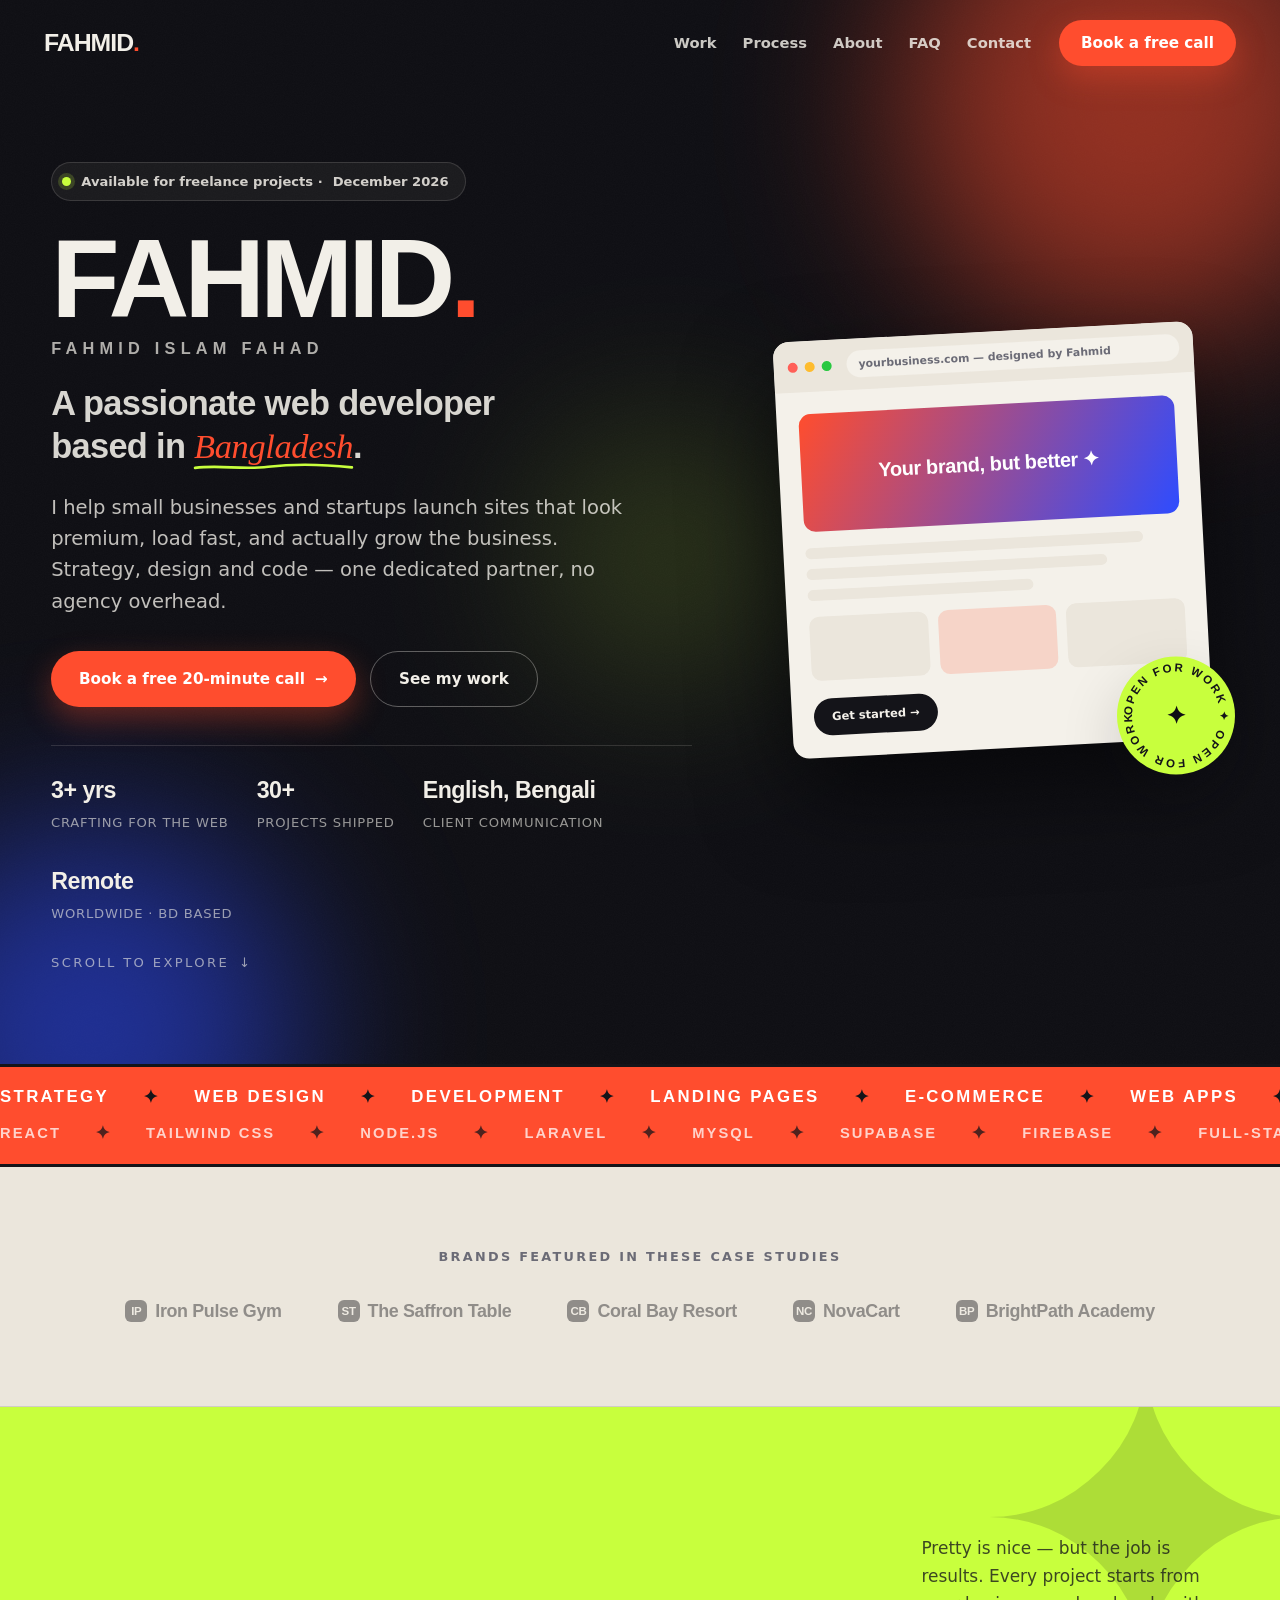
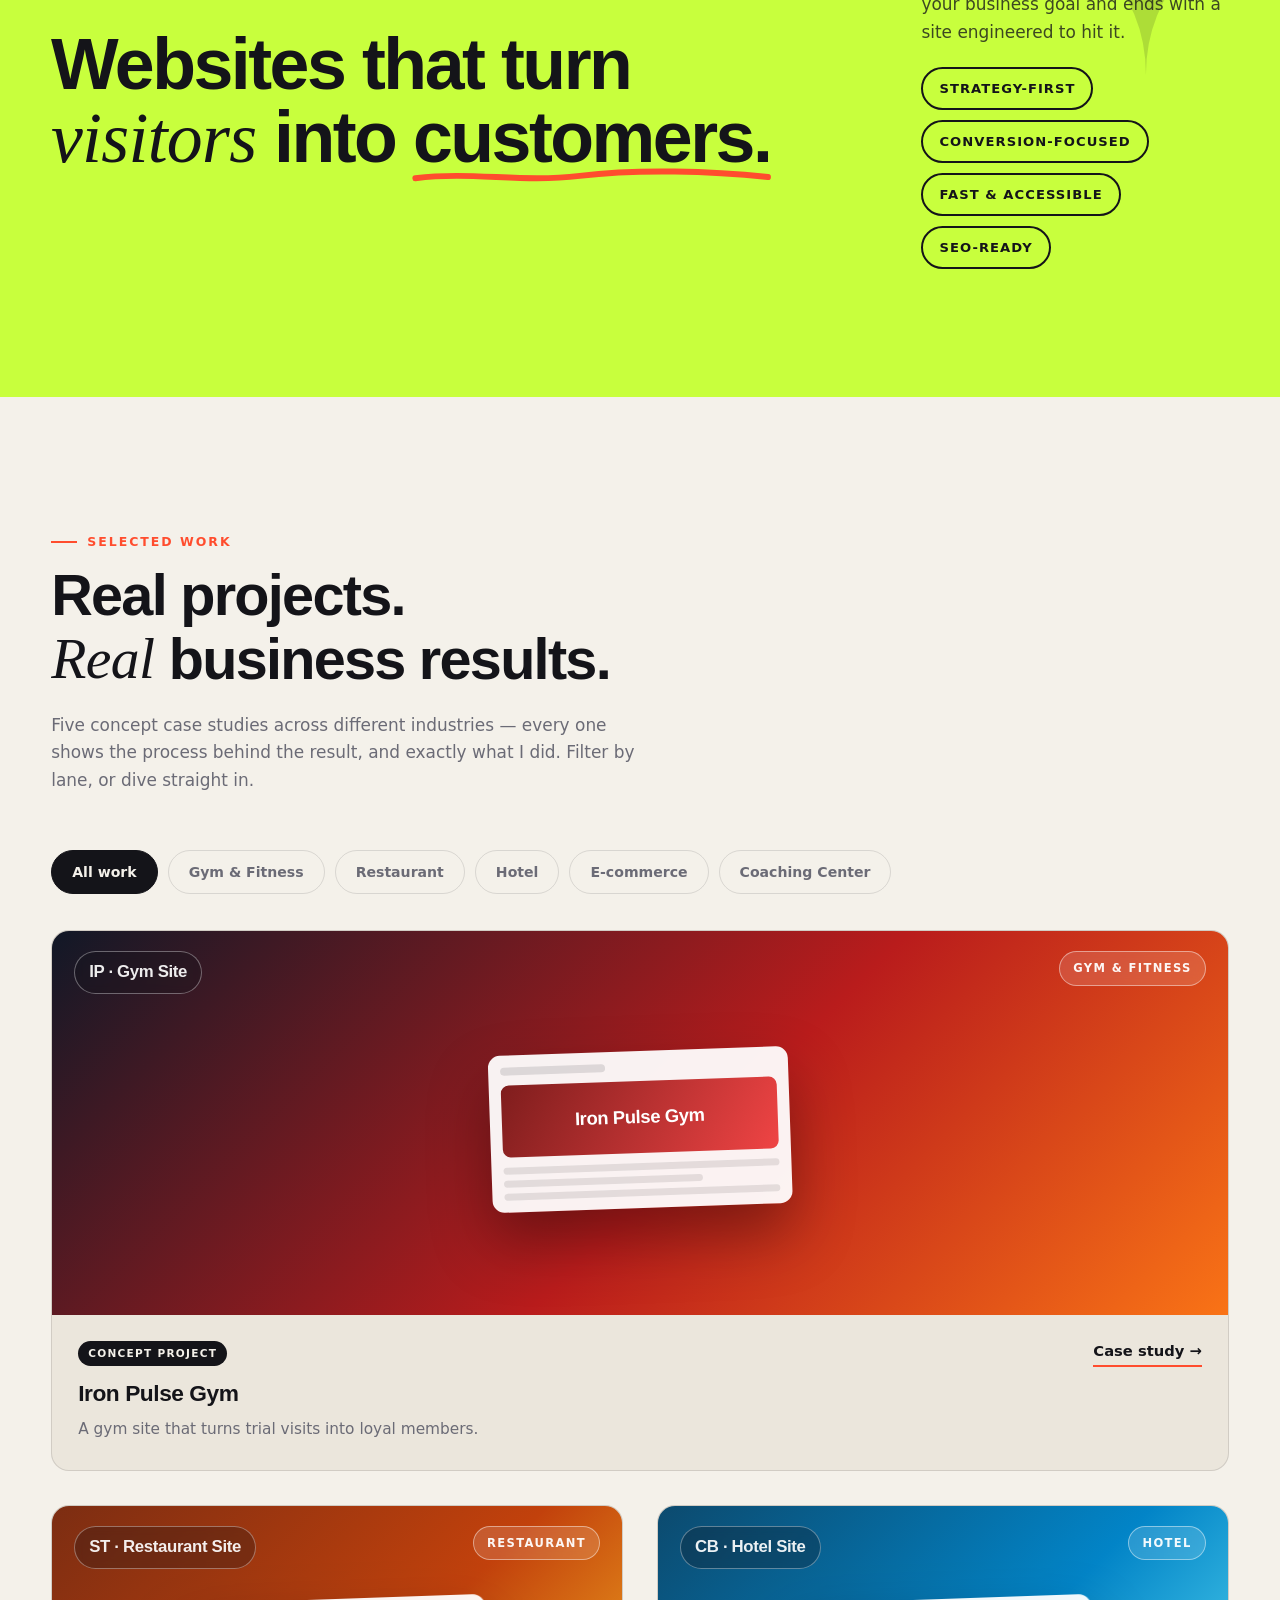
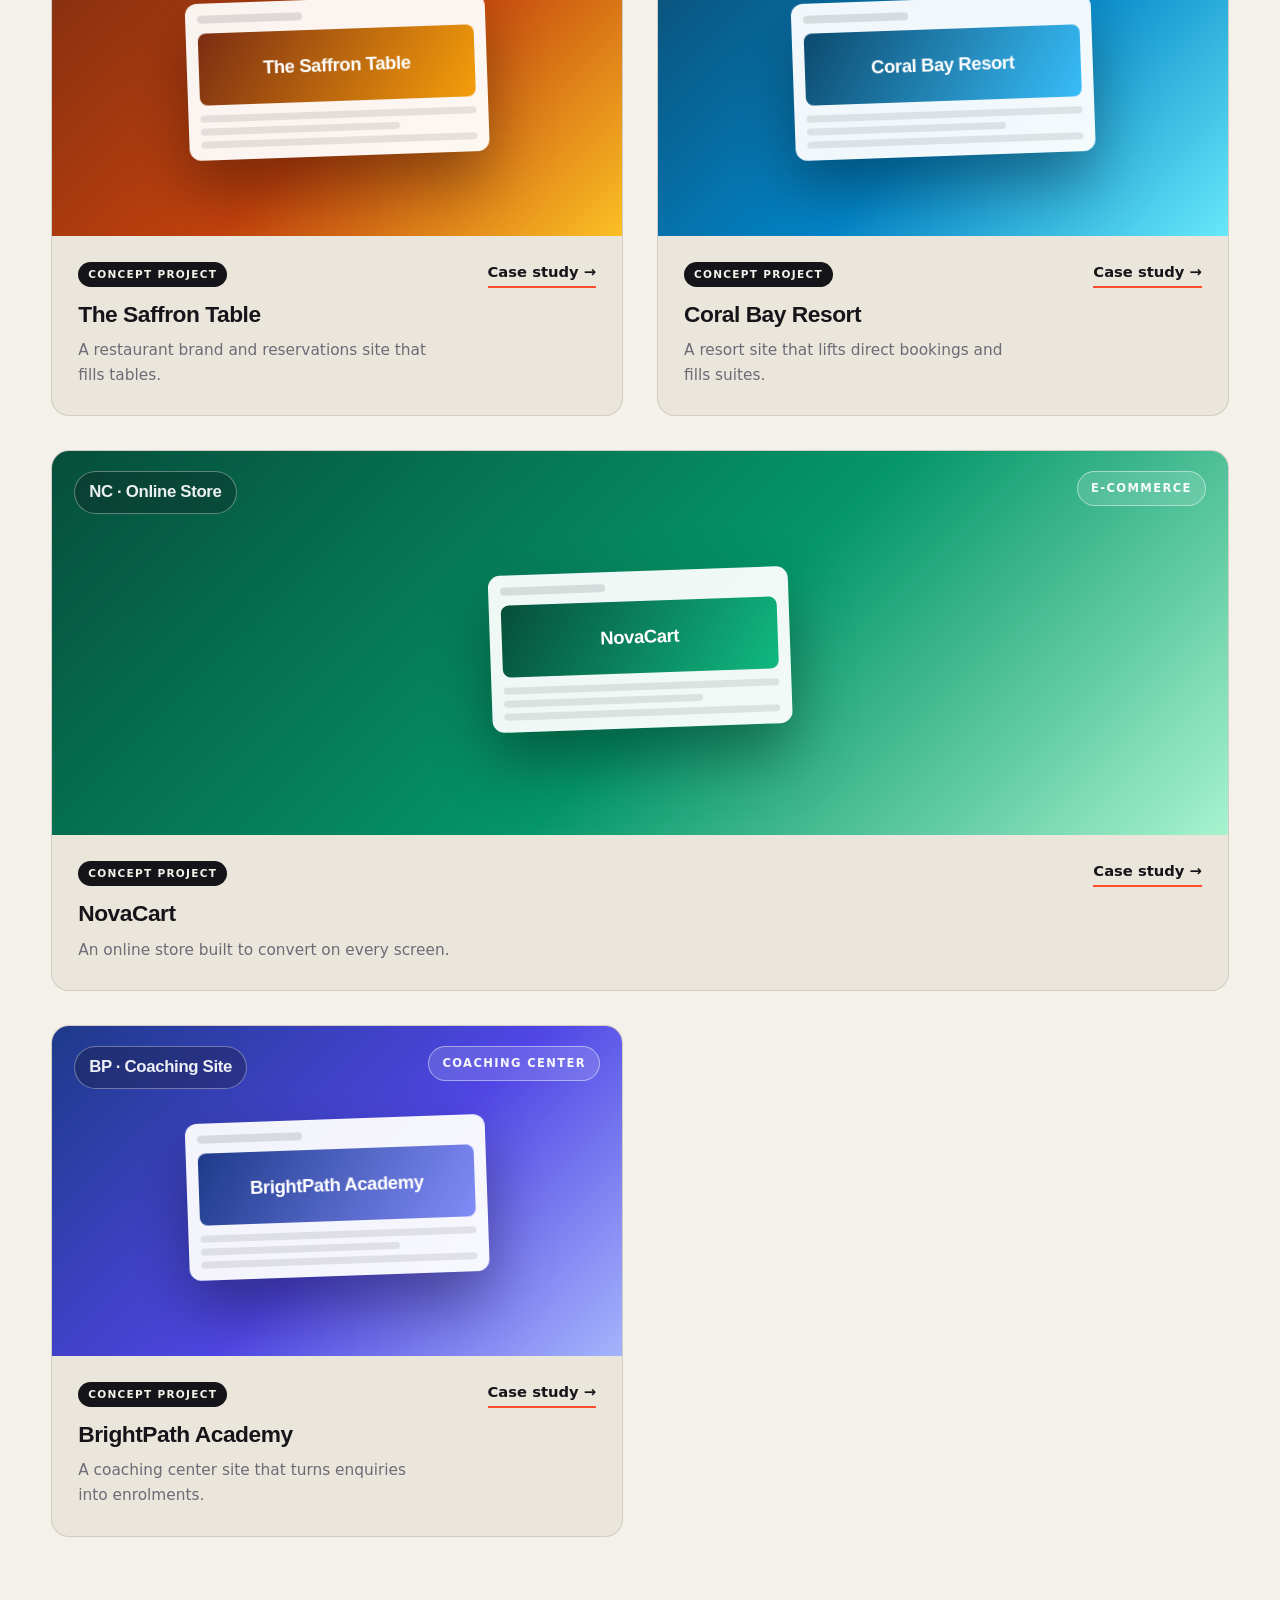
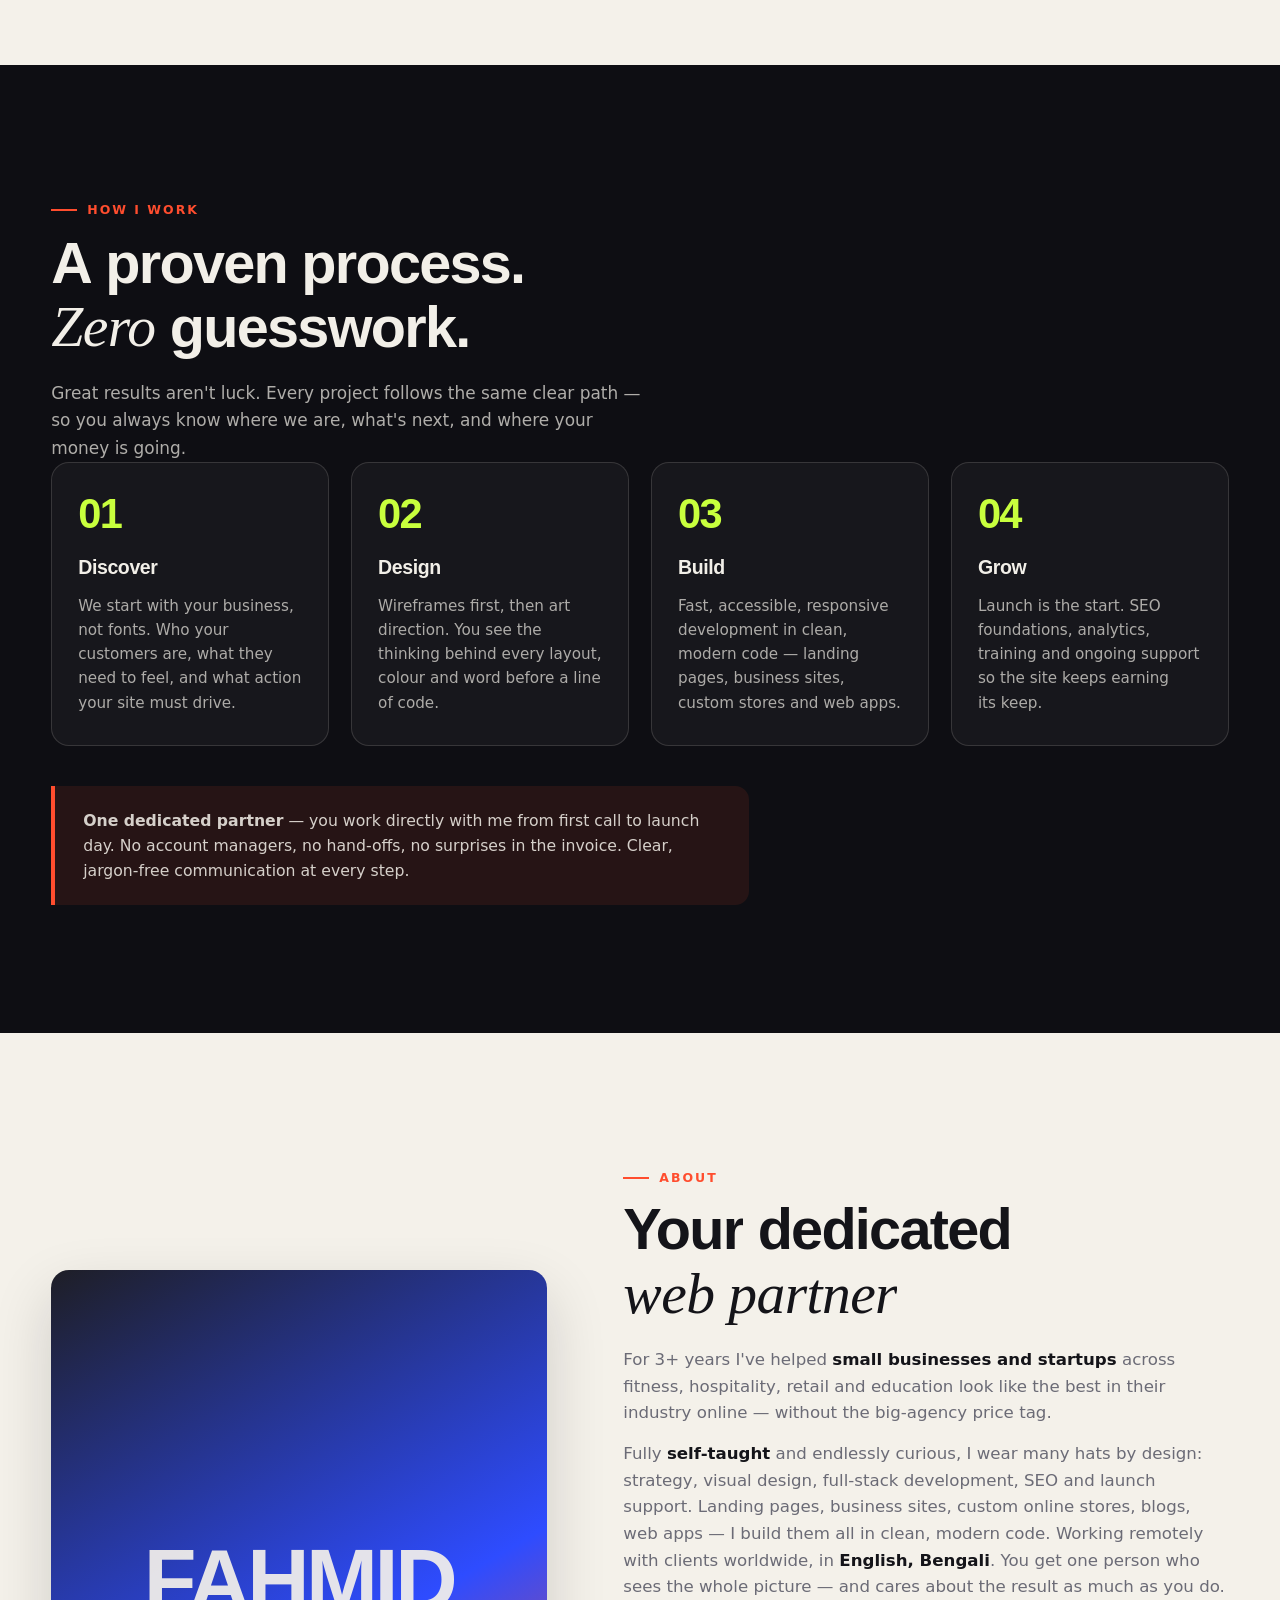
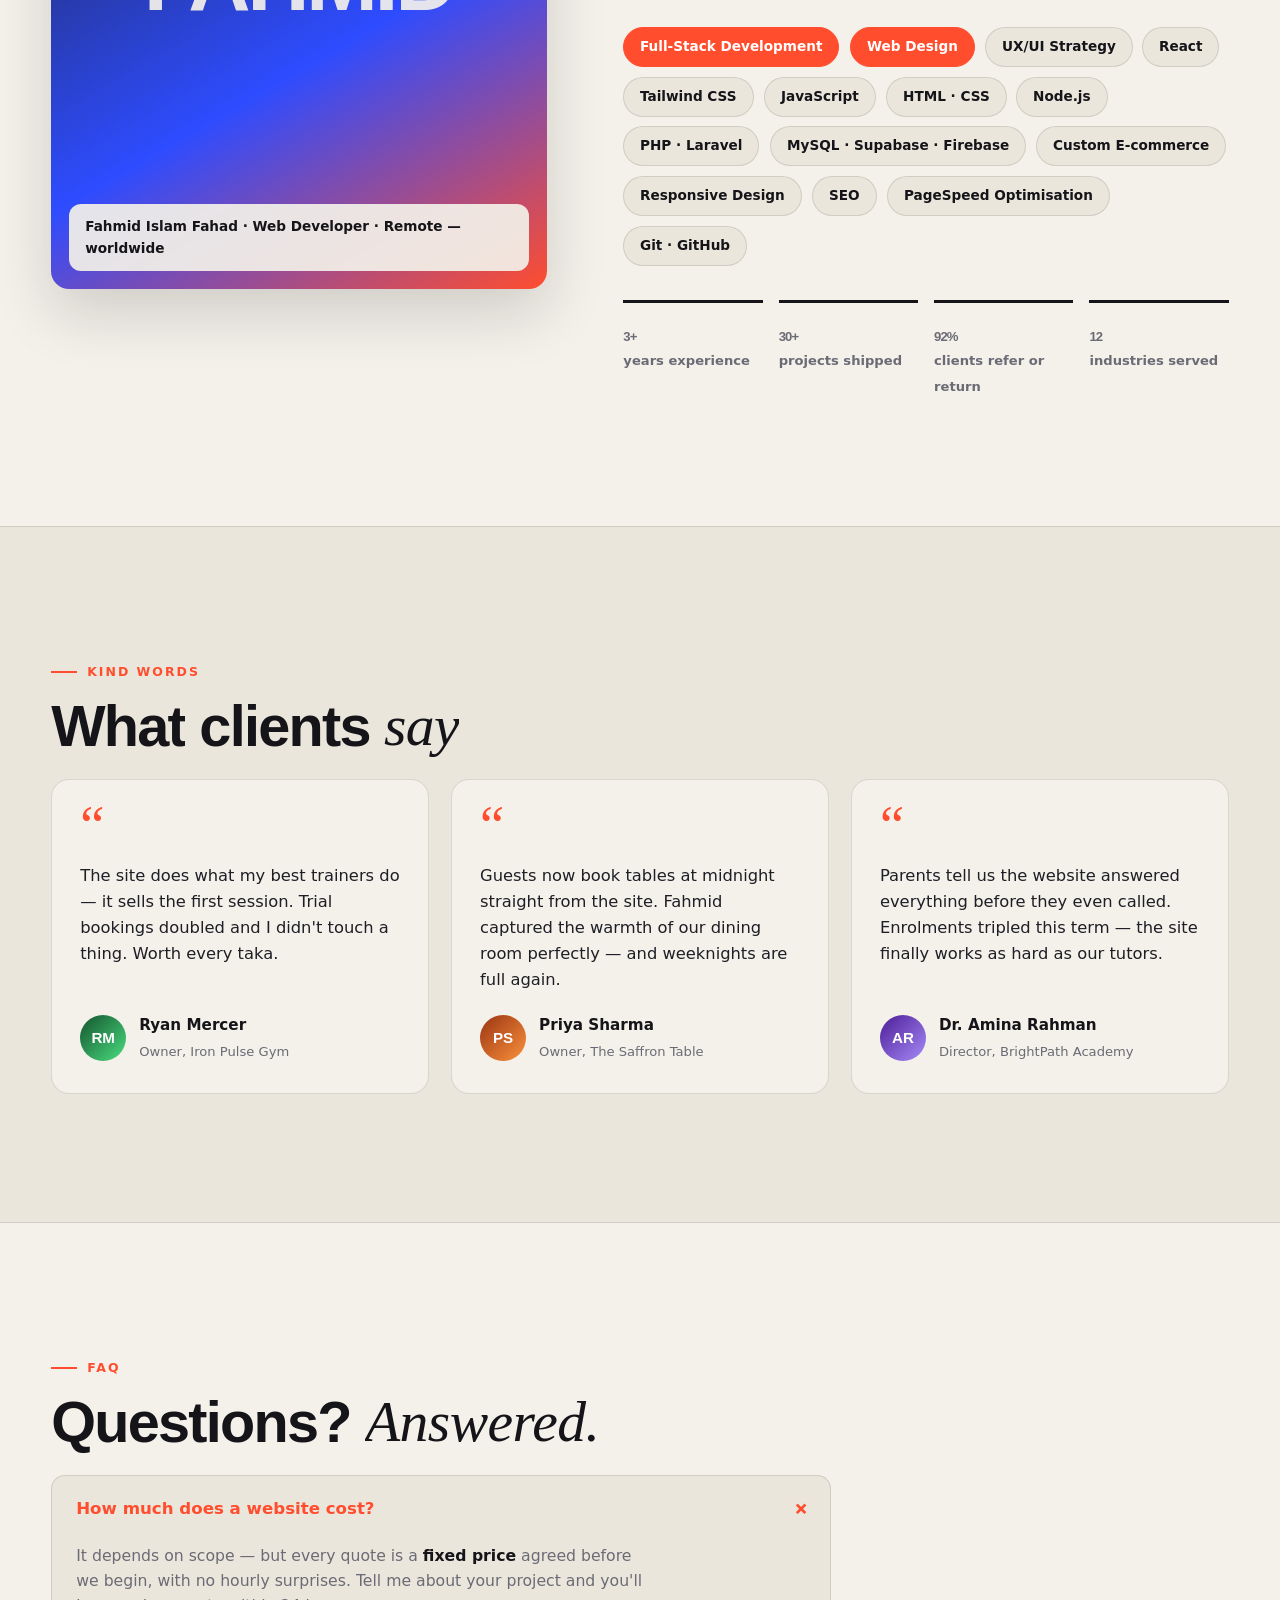
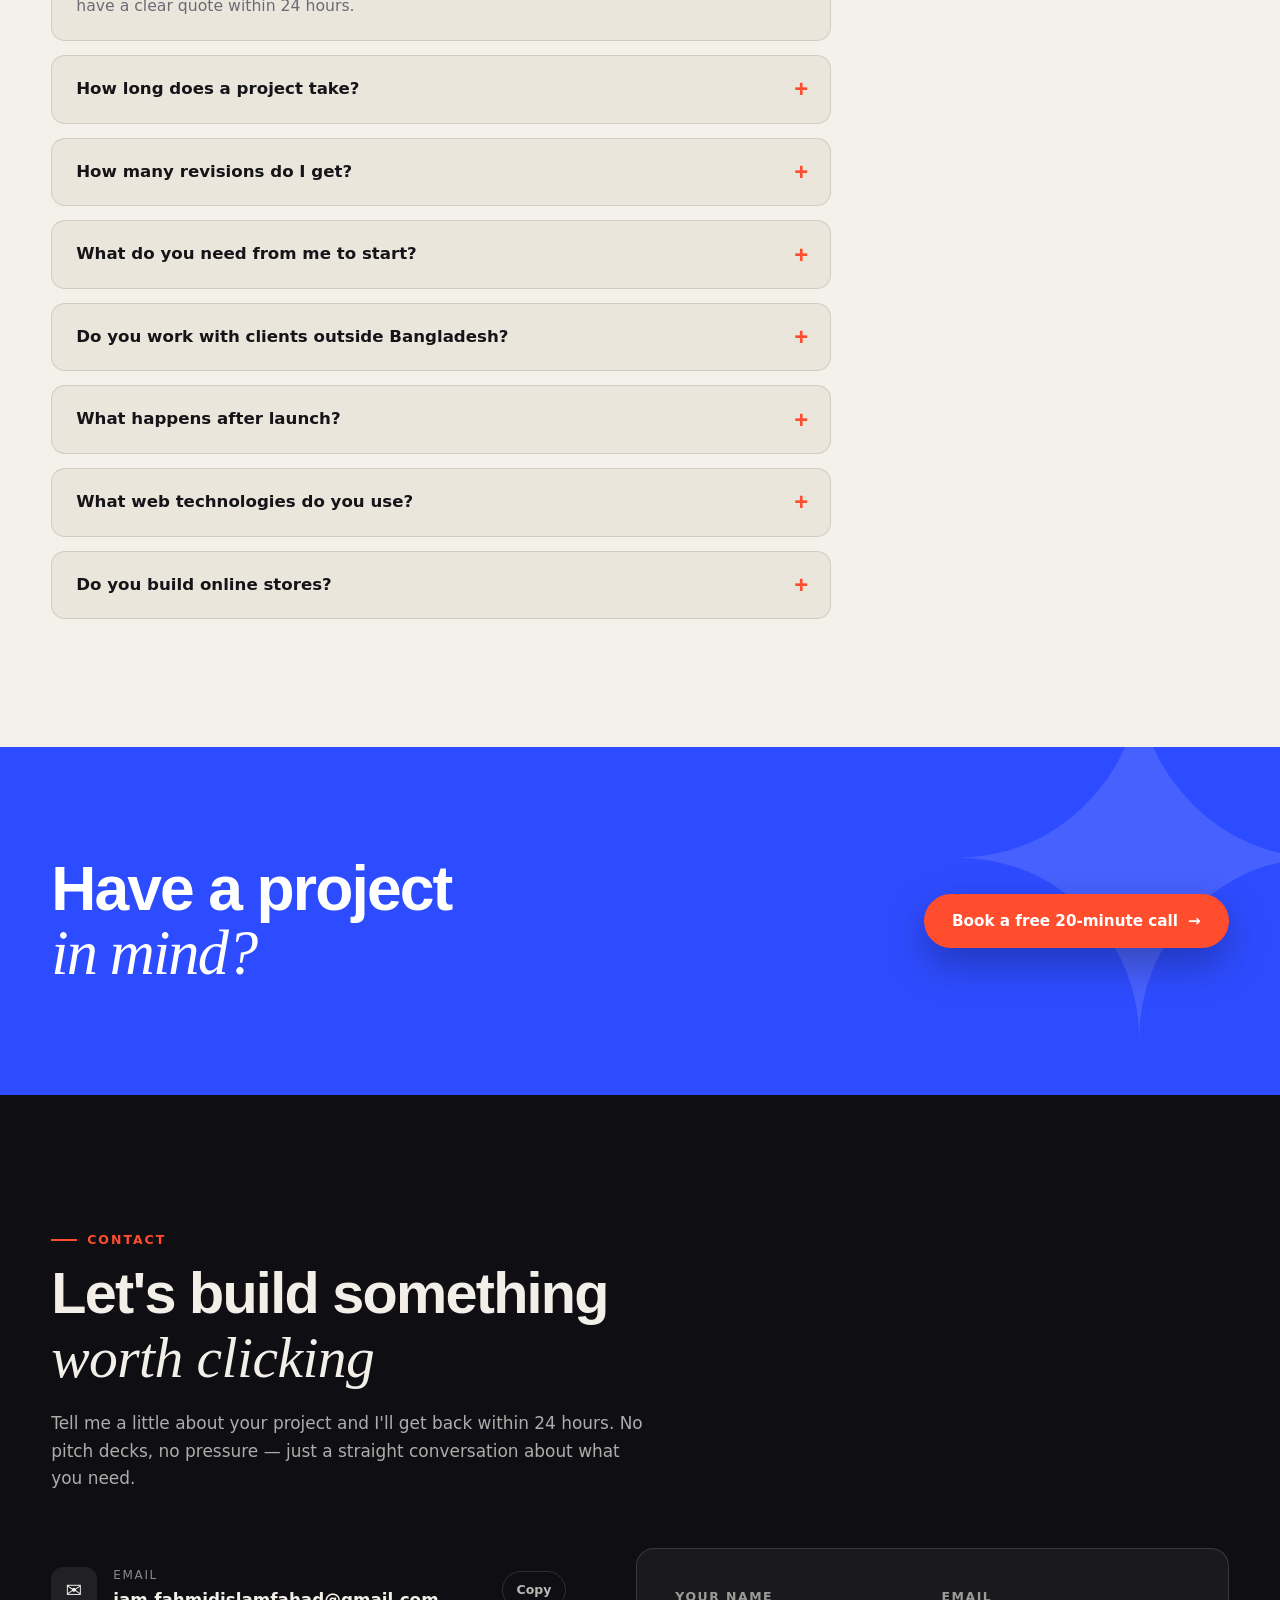
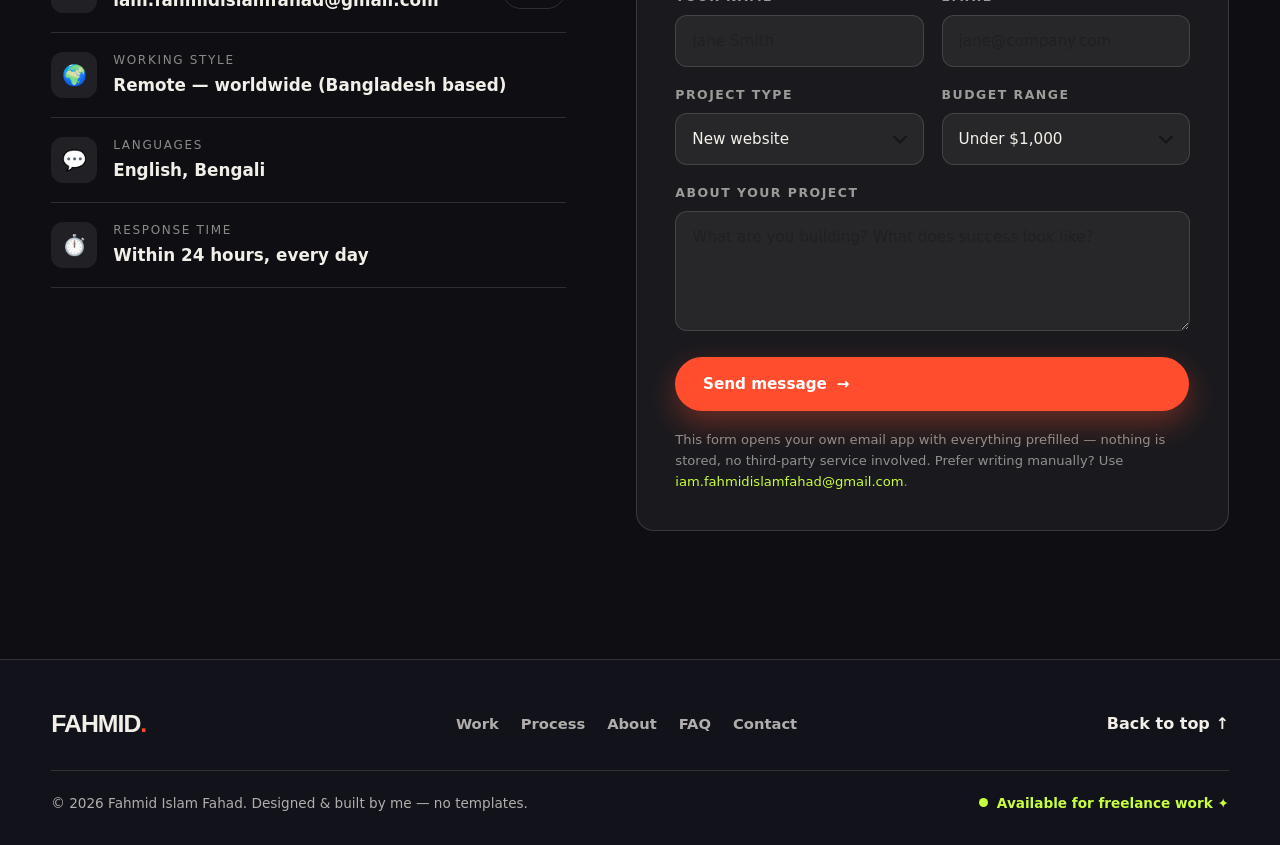
<file: index.html>
<!DOCTYPE html>
<html lang="en">
  <head>
    <meta charset="UTF-8" />
    <meta name="viewport" content="width=device-width, initial-scale=1.0" />
    <title>Fahmid Islam Fahad — Freelance Web Developer in Bangladesh</title>
    <meta
      name="description"
      content="Fahmid Islam Fahad — freelance web developer in Bangladesh. Custom-coded sites, stores & web apps in React, Laravel &amp; Node.js that turn visitors into customers."
    />
    <meta name="theme-color" content="#141419" />
    <meta name="color-scheme" content="light" />
    <meta name="robots" content="index, follow" />
    <link rel="canonical" href="https://fahmid.is-a.dev/" />
    <meta property="og:type" content="website" />
    <meta property="og:site_name" content="FAHMID" />
    <meta name="application-name" content="FAHMID" />
    <meta property="og:title" content="Fahmid Islam Fahad — Freelance Web Developer in Bangladesh" />
    <meta
      property="og:description"
      content="Freelance web developer in Bangladesh. Custom-coded sites, stores & web apps in React, Laravel & Node.js that turn visitors into customers."
    />
    <meta property="og:url" content="https://fahmid.is-a.dev/" />
    <link
      rel="icon"
      href="data:image/svg+xml,%3Csvg xmlns='http://www.w3.org/2000/svg' viewBox='0 0 64 64'%3E%3Crect width='64' height='64' rx='14' fill='%23141419'/%3E%3Ctext x='14' y='46' font-family='Arial,Helvetica,sans-serif' font-size='40' font-weight='900' fill='%23f4f1ea'%3EF%3C/text%3E%3Ccircle cx='50' cy='42' r='5' fill='%23ff4d2e'/%3E%3C/svg%3E"
    />
    <!-- Entity schemas: Person + WebSite -->
    <script type="application/ld+json">
    {
      "@context": "https://schema.org",
      "@type": "Person",
      "name": "Fahmid Islam Fahad",
      "alternateName": "FAHMID",
      "jobTitle": "Web Developer",
      "@id": "https://fahmid.is-a.dev/#person",
      "url": "https://fahmid.is-a.dev/",
      "knowsLanguage": ["en", "bn"],
      "knowsAbout": ["Web development", "Web design", "HTML", "CSS", "JavaScript", "React", "Tailwind CSS", "Node.js", "PHP", "Laravel", "MySQL", "Supabase", "Firebase", "E-commerce", "SEO", "PageSpeed optimisation"],
      "address": { "@type": "PostalAddress", "addressCountry": "BD" },
      "nationality": "Bangladesh",
      "hasOccupation": { "@type": "Occupation", "name": "Web Developer", "occupationalCategory": "15-1254.00" }
    }
    </script>
    <script type="application/ld+json">
    {
      "@context": "https://schema.org",
      "@type": "WebSite",
      "name": "Fahmid Islam Fahad — Web Developer",
      "url": "https://fahmid.is-a.dev/",
      "inLanguage": "en",
      "publisher": { "@id": "https://fahmid.is-a.dev/#person" }
    }
    </script>
    <script type="application/ld+json">
    {
      "@context": "https://schema.org",
      "@type": "ProfessionalService",
      "@id": "https://fahmid.is-a.dev/#service",
      "name": "FAHMID — Web Development Services",
      "url": "https://fahmid.is-a.dev/",
      "provider": { "@id": "https://fahmid.is-a.dev/#person" },
      "areaServed": "Worldwide",
      "serviceType": ["Web design", "Web development", "Landing pages", "E-commerce development", "Web app development"],
      "knowsLanguage": ["en", "bn"]
    }
    </script>
    <!-- FAQ schema — matches the FAQ section -->
    <script type="application/ld+json">
{
  "@context": "https://schema.org",
  "@type": "FAQPage",
  "mainEntity": [
    {
      "@type": "Question",
      "name": "How much does a website cost?",
      "acceptedAnswer": {
        "@type": "Answer",
        "text": "It depends on scope — but every quote is a fixed price agreed before we begin, with no hourly surprises. Tell me about your project and you'll have a clear quote within 24 hours."
      }
    },
    {
      "@type": "Question",
      "name": "How long does a project take?",
      "acceptedAnswer": {
        "@type": "Answer",
        "text": "Most landing pages ship in about a week; business sites in 2–3 weeks; e-commerce stores in 3–4 weeks. I take a limited number of projects at once, so yours never sits in a queue."
      }
    },
    {
      "@type": "Question",
      "name": "How many revisions do I get?",
      "acceptedAnswer": {
        "@type": "Answer",
        "text": "Every project includes revision rounds (1–3 depending on scope). I design in the open — you review at every milestone — so surprises are rare and tweaks stay small."
      }
    },
    {
      "@type": "Question",
      "name": "What do you need from me to start?",
      "acceptedAnswer": {
        "@type": "Answer",
        "text": "Your logo or brand assets if you have them, your content (or I can help with copy direction), and one decision-maker for feedback. That's it — I handle the rest."
      }
    },
    {
      "@type": "Question",
      "name": "Do you work with clients outside Bangladesh?",
      "acceptedAnswer": {
        "@type": "Answer",
        "text": "Yes — I work remotely with clients worldwide and communicate in English, Bengali. Timezone overlap with Europe and most of the US works well."
      }
    },
    {
      "@type": "Question",
      "name": "What happens after launch?",
      "acceptedAnswer": {
        "@type": "Answer",
        "text": "Every project includes launch support, basic SEO setup, and a handover walkthrough so you stay in control. Ongoing care plans (updates, backups, small changes) are available monthly."
      }
    },
    {
      "@type": "Question",
      "name": "What web technologies do you use?",
      "acceptedAnswer": {
        "@type": "Answer",
        "text": "HTML, CSS and JavaScript at the core, with React and Tailwind CSS on the front end, Node.js and Laravel behind the scenes, and MySQL, Supabase or Firebase for data. Clean, modern, custom code — no bloated page builders."
      }
    },
    {
      "@type": "Question",
      "name": "Do you build online stores?",
      "acceptedAnswer": {
        "@type": "Answer",
        "text": "Yes — custom-coded e-commerce with fast, mobile-friendly checkout, product management and the exact features your store needs. You own the code, with no platform lock-in."
      }
    }
  ]
}
    </script>
    <link rel="stylesheet" href="styles.css?v=2026.09.53" />
  </head>

  <body>
    <a class="skip-link" href="#top">Skip to content</a>

    <!-- Scroll progress -->
    <div class="progress-bar" id="progressBar" aria-hidden="true"></div>

    <!-- ================= HEADER ================= -->
    <header class="site-header" id="siteHeader">
      <a class="logo" href="#top" aria-label="Fahmid Islam Fahad — home">FAHMID<span class="logo-dot">.</span></a>

      <nav class="nav-desktop" aria-label="Primary">
        <a href="#work">Work</a>
        <a href="#process">Process</a>
        <a href="#about">About</a>
        <a href="#faq">FAQ</a>
        <a href="#contact">Contact</a>
      </nav>

      <a class="btn btn-coral header-cta" href="#contact">Book a free call</a>

      <button
        class="nav-toggle"
        id="navToggle"
        aria-label="Open menu"
        aria-expanded="false"
        aria-controls="navMobile"
      >
        <span></span><span></span><span></span>
      </button>

      <nav class="nav-mobile" id="navMobile" aria-label="Mobile">
        <a href="#work">Work</a>
        <a href="#process">Process</a>
        <a href="#about">About</a>
        <a href="#testimonials">Reviews</a>
        <a href="#faq">FAQ</a>
        <a href="#contact">Contact</a>
      </nav>
    </header>

    <main id="top">
      <!-- ================= HERO =================
           Freelance → the hero sells the VALUE delivered to the client. -->
      <section class="hero">
        <div class="hero-noise" aria-hidden="true"></div>
        <div class="hero-blob b1" aria-hidden="true"></div>
        <div class="hero-blob b2" aria-hidden="true"></div>
        <div class="hero-blob b3" aria-hidden="true"></div>

        <div class="container hero-grid">
          <div class="hero-copy">
            <p class="hero-badge">
              <span class="dot" aria-hidden="true"></span>
              Available for freelance projects ·
              <span id="availDate">September 2026</span>
            </p>

            <h1>
              <span class="hero-name">FAHMID<span class="logo-dot">.</span></span>
              <span class="hero-fullname">Fahmid Islam Fahad</span>
              <span class="hero-tagline"
                >A passionate web developer based in
                <em
                  >Bangladesh<svg width="300" height="12" viewBox="0 0 300 12" fill="none" aria-hidden="true">
                    <path
                      d="M2 8 C 50 2, 90 12, 140 6 S 250 2, 298 7"
                      stroke="#c8ff3d"
                      stroke-width="5"
                      stroke-linecap="round"
                    /></svg></em
                >.
              </span>
            </h1>

            <p class="hero-sub">
              I help small businesses and startups launch sites that look
              premium, load fast, and actually grow the business. Strategy,
              design and code — one dedicated partner, no agency overhead.
            </p>

            <div class="hero-ctas">
              <a class="btn btn-coral" href="#contact">
                Book a free 20-minute call <span class="btn-arrow">→</span>
              </a>
              <a class="btn btn-ghost" href="#work">See my work</a>
            </div>

            <div class="hero-meta">
              <div>
                <strong>3+ yrs</strong>
                <span>crafting for the web</span>
              </div>
              <div>
                <strong>30+</strong>
                <span>projects shipped</span>
              </div>
              <div>
                <strong>English, Bengali</strong>
                <span>client communication</span>
              </div>
              <div>
                <strong>Remote</strong>
                <span>worldwide · BD based</span>
              </div>
            </div>
            <a class="hero-scroll" href="#statement"
              >Scroll to explore <span class="chev">↓</span></a
            >
          </div>

          <div class="hero-visual" data-parallax="0.05">
            <div class="browser-mock" aria-hidden="true">
              <div class="browser-bar">
                <i></i><i></i><i></i>
                <div class="browser-url">yourbusiness.com — designed by Fahmid</div>
              </div>
              <div class="browser-body">
                <div class="mock-hero"><span>Your brand, but better ✦</span></div>
                <div class="mock-rows">
                  <div class="mock-line w90"></div>
                  <div class="mock-line w80"></div>
                  <div class="mock-line w60"></div>
                </div>
                <div class="mock-cards">
                  <div class="mock-card"></div>
                  <div class="mock-card"></div>
                  <div class="mock-card"></div>
                </div>
                <div class="mock-btn">Get started →</div>
              </div>
            </div>

            <div class="spin-badge" aria-hidden="true">
              <svg class="spin-text" width="118" height="118" viewBox="0 0 118 118">
                <defs>
                  <path
                    id="circlePath"
                    d="M59,59 m-44,0 a44,44 0 1,1 88,0 a44,44 0 1,1 -88,0"
                  />
                </defs>
                <text
                  font-family="Arial, sans-serif"
                  font-size="11.5"
                  font-weight="700"
                  letter-spacing="2.2"
                  fill="#141419"
                >
                  <textPath href="#circlePath">
                    OPEN FOR WORK ✦ OPEN FOR WORK ✦
                  </textPath>
                </text>
              </svg>
              <div class="spin-center">✦</div>
            </div>
          </div>
        </div>
      </section>

      <!-- ================= MARQUEE ================= -->
      <div class="marquee" aria-hidden="true">
        <div class="marquee-track">
          <div class="marquee-group">
            <span>Strategy</span><span class="star">✦</span>
            <span>Web Design</span><span class="star">✦</span>
            <span>Development</span><span class="star">✦</span>
            <span>Landing Pages</span><span class="star">✦</span>
            <span>E-Commerce</span><span class="star">✦</span>
            <span>Web Apps</span><span class="star">✦</span>
            <span>Full-Stack</span><span class="star">✦</span>
            <span>SEO</span><span class="star">✦</span>
          </div>
          <div class="marquee-group">
            <span>Strategy</span><span class="star">✦</span>
            <span>Web Design</span><span class="star">✦</span>
            <span>Development</span><span class="star">✦</span>
            <span>Landing Pages</span><span class="star">✦</span>
            <span>E-Commerce</span><span class="star">✦</span>
            <span>Web Apps</span><span class="star">✦</span>
            <span>Full-Stack</span><span class="star">✦</span>
            <span>SEO</span><span class="star">✦</span>
          </div>
        </div>
        <div class="marquee-track rev" aria-hidden="true">
          <div class="marquee-group">
            <span>React</span><span class="star">✦</span>
            <span>Tailwind CSS</span><span class="star">✦</span>
            <span>Node.js</span><span class="star">✦</span>
            <span>Laravel</span><span class="star">✦</span>
            <span>MySQL</span><span class="star">✦</span>
            <span>Supabase</span><span class="star">✦</span>
            <span>Firebase</span><span class="star">✦</span>
            <span>Full-Stack</span><span class="star">✦</span>
          </div>
          <div class="marquee-group">
            <span>React</span><span class="star">✦</span>
            <span>Tailwind CSS</span><span class="star">✦</span>
            <span>Node.js</span><span class="star">✦</span>
            <span>Laravel</span><span class="star">✦</span>
            <span>MySQL</span><span class="star">✦</span>
            <span>Supabase</span><span class="star">✦</span>
            <span>Firebase</span><span class="star">✦</span>
            <span>Full-Stack</span><span class="star">✦</span>
          </div>
        </div>
      </div>

      <!-- ================= SOCIAL PROOF =================
           Video: logos/testimonials right after the hero to build trust. -->
      <section class="proof" aria-label="Clients">
        <p class="proof-label">Brands featured in these case studies</p>
        <div class="logo-row">
          <div class="client-logo"><span class="mark">IP</span> Iron Pulse Gym</div>
          <div class="client-logo"><span class="mark">ST</span> The Saffron Table</div>
          <div class="client-logo"><span class="mark">CB</span> Coral Bay Resort</div>
          <div class="client-logo"><span class="mark">NC</span> NovaCart</div>
          <div class="client-logo"><span class="mark">BP</span> BrightPath Academy</div>
        </div>
      </section>

      <!-- ================= STATEMENT =================
           The value proposition, promoted to its own editorial band. -->
      <section class="section statement" id="statement">
        <div class="container statement-grid">
          <h2 class="statement-line reveal">
            <span class="kw">Websites</span> <span class="kw">that</span>
            <span class="kw">turn</span> <em class="kw">visitors</em>
            <span class="kw">into</span>
            <span class="accent"
              ><span class="kw">customers.</span>
              <svg width="300" height="12" viewBox="0 0 300 12" fill="none" aria-hidden="true">
                <path
                  d="M2 8 C 50 2, 90 12, 140 6 S 250 2, 298 7"
                  stroke="#ff4d2e"
                  stroke-width="5"
                  stroke-linecap="round"
                />
              </svg>
            </span>
          </h2>
          <div class="statement-side reveal reveal-delay-1">
            <p>
              Pretty is nice — but the job is results. Every project starts
              from your business goal and ends with a site engineered to hit
              it.
            </p>
            <ul class="statement-chips">
              <li>Strategy-first</li>
              <li>Conversion-focused</li>
              <li>Fast &amp; accessible</li>
              <li>SEO-ready</li>
            </ul>
          </div>
        </div>
      </section>

      <!-- ================= WORK =================
           Video: 4–6 best projects, grouped/filtered, art-directed, clickable. -->
      <section class="section work" id="work">
        <div class="container">
          <div class="head-row">
            <div class="reveal">
              <p class="eyebrow">Selected work</p>
              <h2 class="section-title">
                Real projects.<br /><em>Real</em> business results.
              </h2>
              <p class="section-lead">
                Five concept case studies across different industries — every
                one shows the process behind the result, and exactly what I did.
                Filter by lane, or dive straight in.
              </p>
            </div>
          </div>

          <div class="filters reveal" role="group" aria-label="Filter projects">
            <button class="filter-btn active" data-filter="all">All work</button>
            <button class="filter-btn" data-filter="fitness">Gym &amp; Fitness</button>
            <button class="filter-btn" data-filter="restaurant">Restaurant</button>
            <button class="filter-btn" data-filter="hotel">Hotel</button>
            <button class="filter-btn" data-filter="ecommerce">E-commerce</button>
            <button class="filter-btn" data-filter="coaching">Coaching Center</button>
          </div>

          <div class="work-grid">

            <!-- Iron Pulse Gym -->
            <article
              class="project-card reveal"
              data-project="ironpulse"
              data-category="fitness"
              tabindex="0"
              role="button"
              aria-label="Open case study: Iron Pulse Gym"
            >
              <div class="project-art art-ironpulse">
                <span class="art-monogram">IP · Gym Site</span>
                <span class="art-tag">Gym &amp; Fitness</span>
                <div class="art-device">
                  <div class="ad-bar"></div>
                  <div class="ad-hero" style="background: linear-gradient(120deg, #7f1d1d, #ef4444)">
                    Iron Pulse Gym
                  </div>
                  <div class="ad-lines"><i></i><i></i><i></i></div>
                </div>
              </div>
              <div class="project-info">
                <div>
                  <span class="concept-badge">Concept project</span>
                  <h3>Iron Pulse Gym</h3>
                  <p>A gym site that turns trial visits into loyal members.</p>
                </div>
                <span class="project-link">Case study →</span>
              </div>
            </article>
            <!-- The Saffron Table -->
            <article
              class="project-card reveal reveal-delay-1"
              data-project="saffron"
              data-category="restaurant"
              tabindex="0"
              role="button"
              aria-label="Open case study: The Saffron Table"
            >
              <div class="project-art art-saffron">
                <span class="art-monogram">ST · Restaurant Site</span>
                <span class="art-tag">Restaurant</span>
                <div class="art-device">
                  <div class="ad-bar"></div>
                  <div class="ad-hero" style="background: linear-gradient(120deg, #7c2d12, #f59e0b)">
                    The Saffron Table
                  </div>
                  <div class="ad-lines"><i></i><i></i><i></i></div>
                </div>
              </div>
              <div class="project-info">
                <div>
                  <span class="concept-badge">Concept project</span>
                  <h3>The Saffron Table</h3>
                  <p>A restaurant brand and reservations site that fills tables.</p>
                </div>
                <span class="project-link">Case study →</span>
              </div>
            </article>
            <!-- Coral Bay Resort -->
            <article
              class="project-card reveal reveal-delay-2"
              data-project="coralbay"
              data-category="hotel"
              tabindex="0"
              role="button"
              aria-label="Open case study: Coral Bay Resort"
            >
              <div class="project-art art-coralbay">
                <span class="art-monogram">CB · Hotel Site</span>
                <span class="art-tag">Hotel</span>
                <div class="art-device">
                  <div class="ad-bar"></div>
                  <div class="ad-hero" style="background: linear-gradient(120deg, #0c4a6e, #38bdf8)">
                    Coral Bay Resort
                  </div>
                  <div class="ad-lines"><i></i><i></i><i></i></div>
                </div>
              </div>
              <div class="project-info">
                <div>
                  <span class="concept-badge">Concept project</span>
                  <h3>Coral Bay Resort</h3>
                  <p>A resort site that lifts direct bookings and fills suites.</p>
                </div>
                <span class="project-link">Case study →</span>
              </div>
            </article>
            <!-- NovaCart -->
            <article
              class="project-card reveal"
              data-project="novacart"
              data-category="ecommerce"
              tabindex="0"
              role="button"
              aria-label="Open case study: NovaCart"
            >
              <div class="project-art art-novacart">
                <span class="art-monogram">NC · Online Store</span>
                <span class="art-tag">E-commerce</span>
                <div class="art-device">
                  <div class="ad-bar"></div>
                  <div class="ad-hero" style="background: linear-gradient(120deg, #064e3b, #10b981)">
                    NovaCart
                  </div>
                  <div class="ad-lines"><i></i><i></i><i></i></div>
                </div>
              </div>
              <div class="project-info">
                <div>
                  <span class="concept-badge">Concept project</span>
                  <h3>NovaCart</h3>
                  <p>An online store built to convert on every screen.</p>
                </div>
                <span class="project-link">Case study →</span>
              </div>
            </article>
            <!-- BrightPath Academy -->
            <article
              class="project-card reveal reveal-delay-1"
              data-project="brightpath"
              data-category="coaching"
              tabindex="0"
              role="button"
              aria-label="Open case study: BrightPath Academy"
            >
              <div class="project-art art-brightpath">
                <span class="art-monogram">BP · Coaching Site</span>
                <span class="art-tag">Coaching Center</span>
                <div class="art-device">
                  <div class="ad-bar"></div>
                  <div class="ad-hero" style="background: linear-gradient(120deg, #1e3a8a, #818cf8)">
                    BrightPath Academy
                  </div>
                  <div class="ad-lines"><i></i><i></i><i></i></div>
                </div>
              </div>
              <div class="project-info">
                <div>
                  <span class="concept-badge">Concept project</span>
                  <h3>BrightPath Academy</h3>
                  <p>A coaching center site that turns enquiries into enrolments.</p>
                </div>
                <span class="project-link">Case study →</span>
              </div>
            </article>

          </div>

        </div>
      </section>

      <!-- ================= PROCESS =================
           Video: freelancers must show process → confidence that results
           aren't random. -->
      <section class="section process" id="process">
        <div class="container">
          <div class="reveal">
            <p class="eyebrow">How I work</p>
            <h2 class="section-title">
              A proven process.<br /><em>Zero</em> guesswork.
            </h2>
            <p class="section-lead">
              Great results aren't luck. Every project follows the same clear
              path — so you always know where we are, what's next, and where
              your money is going.
            </p>
          </div>

          <div class="process-grid">
            <div class="process-step reveal">
              <div class="process-num">01</div>
              <h3>Discover</h3>
              <p>
                We start with your business, not fonts. Who your customers are,
                what they need to feel, and what action your site must drive.
              </p>
            </div>
            <div class="process-step reveal reveal-delay-1">
              <div class="process-num">02</div>
              <h3>Design</h3>
              <p>
                Wireframes first, then art direction. You see the thinking
                behind every layout, colour and word before a line of code.
              </p>
            </div>
            <div class="process-step reveal reveal-delay-2">
              <div class="process-num">03</div>
              <h3>Build</h3>
              <p>
                Fast, accessible, responsive development in clean, modern
                code — landing pages, business sites, custom stores and web apps.
              </p>
            </div>
            <div class="process-step reveal reveal-delay-3">
              <div class="process-num">04</div>
              <h3>Grow</h3>
              <p>
                Launch is the start. SEO foundations, analytics, training and
                ongoing support so the site keeps earning its keep.
              </p>
            </div>
          </div>

          <p class="process-note reveal">
            <strong>One dedicated partner</strong> — you work directly with me
            from first call to launch day. No account managers, no hand-offs, no
            surprises in the invoice. Clear, jargon-free communication at every
            step.
          </p>
        </div>
      </section>

      <!-- ================= ABOUT =================
           Video: for freelancers, about = process + confidence (kept short,
           client-first). -->
      <section class="section about" id="about">
        <div class="container about-grid">
          <div class="portrait reveal" aria-hidden="true">
            <div class="portrait-initials">FAHMID</div>
            <div class="portrait-caption">
              Fahmid Islam Fahad · Web Developer · Remote —
              worldwide
            </div>
          </div>

          <div class="about-text reveal reveal-delay-1">
            <p class="eyebrow">About</p>
            <h2 class="section-title">
              Your dedicated<br /><em>web partner</em>
            </h2>
            <p class="about-bio">
              For 3+ years I've helped <strong>small businesses and startups</strong>
              across fitness, hospitality, retail and education look like the
              best in their industry online — without the big-agency price tag.
            </p>
            <p class="about-bio">
              Fully <strong>self-taught</strong> and endlessly curious, I wear
              many hats by design: strategy, visual design, full-stack
              development, SEO and launch support. Landing pages, business
              sites, custom online stores, blogs, web apps — I build them all
              in clean, modern code. Working remotely with clients
              worldwide, in <strong>English, Bengali</strong>. You get one
              person who sees the whole picture — and cares about the result as
              much as you do.
            </p>

            <div class="skills" aria-label="Skills">
              <span class="skill hot">Full-Stack Development</span>
              <span class="skill hot">Web Design</span>
              <span class="skill">UX/UI Strategy</span>
              <span class="skill">React</span>
              <span class="skill">Tailwind CSS</span>
              <span class="skill">JavaScript</span>
              <span class="skill">HTML · CSS</span>
              <span class="skill">Node.js</span>
              <span class="skill">PHP · Laravel</span>
              <span class="skill">MySQL · Supabase · Firebase</span>
              <span class="skill">Custom E-commerce</span>
              <span class="skill">Responsive Design</span>
              <span class="skill">SEO</span>
              <span class="skill">PageSpeed Optimisation</span>
              <span class="skill">Git · GitHub</span>
            </div>

            <div class="stats">
              <div class="stat">
                <b><span data-count="3" data-suffix="+">3+</span></b>
                <span>years experience</span>
              </div>
              <div class="stat">
                <b><span data-count="30" data-suffix="+">30+</span></b>
                <span>projects shipped</span>
              </div>
              <div class="stat">
                <b><span data-count="92" data-suffix="%">92%</span></b>
                <span>clients refer or return</span>
              </div>
              <div class="stat">
                <b><span data-count="12">12</span></b>
                <span>industries served</span>
              </div>
            </div>
          </div>
        </div>
      </section>

      <!-- ================= TESTIMONIALS ================= -->
      <section class="section testimonials" id="testimonials">
        <div class="container">
          <div class="reveal">
            <p class="eyebrow">Kind words</p>
            <h2 class="section-title">
              What clients <em>say</em>
            </h2>
          </div>

          <div class="testimonial-grid">

            <div class="testimonial reveal">
              <div class="quote-mark">“</div>
              <blockquote>
                The site does what my best trainers do — it sells the first session. Trial bookings doubled and I didn't touch a thing. Worth every taka.
              </blockquote>
              <div class="testimonial-person">
                <div class="avatar av-1">RM</div>
                <div>
                  <b>Ryan Mercer</b>
                  <span>Owner, Iron Pulse Gym</span>
                </div>
              </div>
            </div>

            <div class="testimonial reveal reveal-delay-1">
              <div class="quote-mark">“</div>
              <blockquote>
                Guests now book tables at midnight straight from the site. Fahmid captured the warmth of our dining room perfectly — and weeknights are full again.
              </blockquote>
              <div class="testimonial-person">
                <div class="avatar av-2">PS</div>
                <div>
                  <b>Priya Sharma</b>
                  <span>Owner, The Saffron Table</span>
                </div>
              </div>
            </div>

            <div class="testimonial reveal reveal-delay-2">
              <div class="quote-mark">“</div>
              <blockquote>
                Parents tell us the website answered everything before they even called. Enrolments tripled this term — the site finally works as hard as our tutors.
              </blockquote>
              <div class="testimonial-person">
                <div class="avatar av-3">AR</div>
                <div>
                  <b>Dr. Amina Rahman</b>
                  <span>Director, BrightPath Academy</span>
                </div>
              </div>
            </div>


          </div>
        </div>
      </section>

      <!-- ================= FAQ ================= -->
      <section class="section faq" id="faq">
        <div class="container">
          <div class="reveal">
            <p class="eyebrow">FAQ</p>
            <h2 class="section-title">
              Questions? <em>Answered.</em>
            </h2>
          </div>

          <div class="faq-list reveal">
            <details class="faq-item" open>
              <summary>How much does a website cost?</summary>
              <div class="faq-a">
                It depends on scope — but every quote is a <strong>fixed
                price</strong> agreed before we begin, with no hourly surprises.
                Tell me about your project and you'll have a clear quote within
                24 hours.
              </div>
            </details>
            <details class="faq-item">
              <summary>How long does a project take?</summary>
              <div class="faq-a">
                Most landing pages ship in about a week; business sites in
                2–3 weeks; e-commerce stores in 3–4 weeks. I take a limited
                number of projects at once, so yours never sits in a queue.
              </div>
            </details>
            <details class="faq-item">
              <summary>How many revisions do I get?</summary>
              <div class="faq-a">
                Every project includes revision rounds (1–3 depending on
                scope). I design in the open — you review at every milestone —
                so surprises are rare and tweaks stay small.
              </div>
            </details>
            <details class="faq-item">
              <summary>What do you need from me to start?</summary>
              <div class="faq-a">
                Your logo or brand assets if you have them, your content (or
                I can help with copy direction), and one decision-maker for
                feedback. That's it — I handle the rest.
              </div>
            </details>
            <details class="faq-item">
              <summary>Do you work with clients outside Bangladesh?</summary>
              <div class="faq-a">
                Yes — I work remotely with clients worldwide and communicate
                in <strong>English, Bengali</strong>. Timezone overlap with
                Europe and most of the US works well.
              </div>
            </details>
            <details class="faq-item">
              <summary>What happens after launch?</summary>
              <div class="faq-a">
                Every project includes launch support, basic SEO setup, and a
                handover walkthrough so you stay in control. Ongoing care plans
                (updates, backups, small changes) are available monthly.
              </div>
            </details>
            <details class="faq-item">
              <summary>What web technologies do you use?</summary>
              <div class="faq-a">
                HTML, CSS and JavaScript at the core, with React and Tailwind CSS on the front end, Node.js and Laravel behind the scenes, and MySQL, Supabase or Firebase for data. Clean, modern, custom code — no bloated page builders.
              </div>
            </details>
            <details class="faq-item">
              <summary>Do you build online stores?</summary>
              <div class="faq-a">
                Yes — custom-coded e-commerce with fast, mobile-friendly checkout, product management and the exact features your store needs. You own the code, with no platform lock-in.
              </div>
            </details>
          </div>
        </div>
      </section>

      <!-- ================= CTA BAND ================= -->
      <section class="cta-band">
        <div class="container cta-inner">
          <h2>Have a project <em>in mind?</em></h2>
          <a class="btn btn-coral" href="#contact">
            Book a free 20-minute call <span class="btn-arrow">→</span>
          </a>
        </div>
      </section>

      <!-- ================= CONTACT =================
           Video: contact details crystal clear — nav + footer + here. -->
      <section class="section contact" id="contact">
        <div class="container">
          <div class="head-row">
            <div class="reveal">
              <p class="eyebrow">Contact</p>
              <h2 class="section-title">
                Let's build something<br /><em>worth clicking</em>
              </h2>
              <p class="section-lead">
                Tell me a little about your project and I'll get back within 24
                hours. No pitch decks, no pressure — just a straight
                conversation about what you need.
              </p>
            </div>
          </div>

          <div class="contact-grid">
            <div class="reveal">
              <div class="contact-detail">
                <div class="icon" aria-hidden="true">✉️</div>
                <div>
                  <small>Email</small>
                  <a class="js-mail" href="#contact">Email me →</a>
                </div>
                <button class="copy-btn" id="copyEmail" aria-label="Copy email address">Copy</button>
              </div>

              <div class="contact-detail">
                <div class="icon" aria-hidden="true">🌍</div>
                <div>
                  <small>Working style</small>
                  <b>Remote — worldwide (Bangladesh based)</b>
                </div>
              </div>

              <div class="contact-detail">
                <div class="icon" aria-hidden="true">💬</div>
                <div>
                  <small>Languages</small>
                  <b>English, Bengali</b>
                </div>
              </div>

              <div class="contact-detail">
                <div class="icon" aria-hidden="true">⏱️</div>
                <div>
                  <small>Response time</small>
                  <b>Within 24 hours, every day</b>
                </div>
              </div>

            </div>

            <form class="contact-form reveal reveal-delay-1" id="contactForm">
              <div class="form-row">
                <div class="field">
                  <label for="f-name">Your name</label>
                  <input
                    id="f-name"
                    name="name"
                    type="text"
                    autocomplete="name"
                    placeholder="Jane Smith"
                    required
                  />
                </div>
                <div class="field">
                  <label for="f-email">Email</label>
                  <input
                    id="f-email"
                    name="email"
                    type="email"
                    autocomplete="email"
                    placeholder="jane@company.com"
                    required
                  />
                </div>
              </div>

              <div class="form-row">
                <div class="field">
                  <label for="f-type">Project type</label>
                  <select id="f-type" name="type">
                    <option>New website</option>
                    <option>Redesign / refresh</option>
                    <option>Landing page / sales page</option>
                    <option>E-commerce (custom store)</option>
                    <option>Web app</option>
                    <option>Blog / content site</option>
                    <option>Ongoing support</option>
                    <option>Something else</option>
                  </select>
                </div>
                <div class="field">
                  <label for="f-budget">Budget range</label>
                  <select id="f-budget" name="budget">
                    <option>Under $1,000</option>
                    <option>$1,000 – $3,000</option>
                    <option>$3,000 – $8,000</option>
                    <option>$8,000+</option>
                    <option>Not sure yet</option>
                  </select>
                </div>
              </div>

              <div class="field">
                <label for="f-msg">About your project</label>
                <textarea
                  id="f-msg"
                  name="message"
                  placeholder="What are you building? What does success look like?"
                  required
                ></textarea>
              </div>

              <button class="btn btn-coral" type="submit">
                Send message <span class="btn-arrow">→</span>
              </button>

              <div class="form-success" id="formSuccess" role="status">
                ✦ Your email app should open now — just press <strong>Send</strong>.
                If nothing opened, copy my email from the Contact details and
                send the details there. I reply within 24 hours.
              </div>

              <p class="form-note">
                This form opens your own email app with everything prefilled —
                nothing is stored, no third-party service involved. Prefer
                writing manually? Use
                <a class="js-mail" href="#contact" style="color: var(--lime)">my email</a>.
              </p>
            </form>
          </div>
        </div>
      </section>
    </main>

    <!-- ================= FOOTER ================= -->
    <footer class="site-footer">
      <div class="container">
        <div class="footer-top">
          <a class="logo" href="#top">FAHMID<span class="logo-dot">.</span></a>
          <nav class="footer-nav" aria-label="Footer">
            <a href="#work">Work</a>
                <a href="#process">Process</a>
            <a href="#about">About</a>
            <a href="#faq">FAQ</a>
            <a href="#contact">Contact</a>
          </nav>
          <a class="back-top" href="#top">Back to top ↑</a>
        </div>
        <div class="footer-bottom">
          <span>
            © <span id="year">2026</span> Fahmid Islam Fahad. Designed &amp;
            built by me — no templates.
          </span>
          <span class="domain"><span class="live-dot" aria-hidden="true"></span>Available for freelance work ✦</span>
        </div>
      </div>
    </footer>

    <!-- ================= CASE-STUDY MODAL ================= -->
    <div
      class="modal-overlay"
      id="modalOverlay"
      role="dialog"
      aria-modal="true"
      aria-labelledby="modalTitle"
    >
      <div class="modal">
        <button class="modal-close" id="modalClose" aria-label="Close case study">
          ✕
        </button>
        <div id="modalContent"></div>
      </div>
    </div>

    <script src="script.js?v=2026.09.53" defer></script>
    <button class="to-top" id="toTop" aria-label="Back to top">↑</button>
    <div class="cursor-dot" id="cursorDot" aria-hidden="true"></div>
    <div class="cursor-ring" id="cursorRing" aria-hidden="true"></div>
  </body>
</html>
</file>
<file: styles.css>
/* ==========================================================================
   Fahmid Islam Fahad — Creative Freelance Portfolio
   Design system: "Editorial Creative" — warm paper, deep ink,
   vermillion + electric accents, expressive display type.
   ========================================================================== */

/* ---------- Tokens ---------- */
:root {
  --paper: #f4f1ea;
  --paper-2: #ebe6dc;
  --ink: #141419;
  --ink-2: #1e1e26;
  --coral: #ff4d2e;
  --blue: #2e4cff;
  --lime: #c8ff3d;
  --muted: #6b6b76;
  --line: rgba(20, 20, 25, 0.12);
  --line-dark: rgba(244, 241, 234, 0.14);
  --shadow: 0 24px 60px rgba(20, 20, 25, 0.16);
  --radius: 18px;
  --font-display: "Helvetica Neue", Helvetica, "Arial Black", Arial, sans-serif;
  --font-serif: Georgia, "Times New Roman", serif;
  --font-body: system-ui, -apple-system, "Segoe UI", Roboto, Helvetica, Arial, sans-serif;
  --ease-out: cubic-bezier(0.22, 1, 0.36, 1);
}

/* ---------- Reset / base ---------- */
*,
*::before,
*::after {
  box-sizing: border-box;
  margin: 0;
  padding: 0;
}

html {
  scroll-behavior: smooth;
  scroll-padding-top: 90px;
}

body {
  font-family: var(--font-body);
  background: var(--paper);
  color: var(--ink);
  line-height: 1.6;
  overflow-x: hidden;
  -webkit-font-smoothing: antialiased;
}

img,
svg {
  display: block;
  max-width: 100%;
}

a {
  color: inherit;
  text-decoration: none;
}

button {
  font: inherit;
  border: none;
  background: none;
  cursor: pointer;
  color: inherit;
}

ul {
  list-style: none;
}

::selection {
  background: var(--coral);
  color: var(--paper);
}

:focus-visible {
  outline: 3px solid var(--blue);
  outline-offset: 3px;
}

.container {
  width: min(1180px, 92vw);
  margin-inline: auto;
}

.section {
  padding: clamp(70px, 10vw, 130px) 0;
  position: relative;
}

/* ---------- Type utilities ---------- */
.eyebrow {
  display: inline-flex;
  align-items: center;
  gap: 10px;
  font-size: 0.78rem;
  font-weight: 700;
  letter-spacing: 0.16em;
  text-transform: uppercase;
  color: var(--coral);
}

.eyebrow::before {
  content: "";
  width: 26px;
  height: 2px;
  background: currentColor;
}

.section-title {
  font-family: var(--font-display);
  font-weight: 900;
  font-size: clamp(2.1rem, 5vw, 3.6rem);
  line-height: 1.02;
  letter-spacing: -0.03em;
  margin: 14px 0 18px;
}

.section-title em {
  font-family: var(--font-serif);
  font-style: italic;
  font-weight: 400;
  letter-spacing: -0.01em;
}

.section-lead {
  max-width: 56ch;
  color: var(--muted);
  font-size: 1.06rem;
}

.head-row {
  display: flex;
  align-items: flex-end;
  justify-content: space-between;
  gap: 28px;
  flex-wrap: wrap;
  margin-bottom: clamp(34px, 5vw, 56px);
}

/* ---------- Buttons ---------- */
.btn {
  position: relative;
  display: inline-flex;
  align-items: center;
  gap: 10px;
  padding: 15px 28px;
  border-radius: 999px;
  font-weight: 700;
  font-size: 0.95rem;
  transition: transform 0.35s var(--ease-out), background 0.3s, color 0.3s, border-color 0.3s;
  will-change: transform;
  white-space: nowrap;
}

.btn:hover {
  transform: translateY(-3px);
}

.btn-coral {
  background: var(--coral);
  color: #fff;
  box-shadow: 0 12px 30px rgba(255, 77, 46, 0.35);
}

.btn-coral:hover {
  background: #ff6242;
}

.btn-ghost {
  border: 1.5px solid rgba(244, 241, 234, 0.35);
  color: var(--paper);
}

.btn-ghost:hover {
  border-color: var(--paper);
  background: rgba(244, 241, 234, 0.08);
}

.btn-ink {
  background: var(--ink);
  color: var(--paper);
}

.btn-ink:hover {
  background: var(--ink-2);
}

.btn .btn-arrow {
  transition: transform 0.3s var(--ease-out);
}

.btn:hover .btn-arrow {
  transform: translateX(4px);
}

/* ---------- Scroll progress ---------- */
.progress-bar {
  position: fixed;
  top: 0;
  left: 0;
  height: 3px;
  width: 100%;
  transform-origin: 0 50%;
  transform: scaleX(0);
  background: linear-gradient(90deg, var(--coral), var(--blue), var(--lime));
  z-index: 1000;
}

/* ---------- Header ---------- */
.site-header {
  position: fixed;
  top: 0;
  left: 0;
  right: 0;
  z-index: 900;
  display: flex;
  align-items: center;
  gap: 28px;
  padding: 20px clamp(18px, 4vw, 44px);
  transition: background 0.35s, padding 0.35s, box-shadow 0.35s;
}

.site-header.scrolled {
  background: rgba(20, 20, 25, 0.92);
  backdrop-filter: blur(12px);
  padding-top: 12px;
  padding-bottom: 12px;
  box-shadow: 0 10px 30px rgba(0, 0, 0, 0.25);
}

.logo {
  font-family: var(--font-display);
  font-weight: 900;
  font-size: 1.55rem;
  letter-spacing: -0.04em;
  color: var(--paper);
  display: flex;
  align-items: baseline;
}

.logo-dot {
  color: var(--coral);
}

.nav-desktop {
  display: flex;
  gap: 26px;
  margin-left: auto;
}

.nav-desktop a {
  color: rgba(244, 241, 234, 0.82);
  font-size: 0.92rem;
  font-weight: 600;
  position: relative;
  padding: 4px 0;
}

.nav-desktop a::after {
  content: "";
  position: absolute;
  left: 0;
  bottom: 0;
  width: 100%;
  height: 2px;
  background: var(--coral);
  transform: scaleX(0);
  transform-origin: right;
  transition: transform 0.3s var(--ease-out);
}

.nav-desktop a:hover {
  color: var(--paper);
}

.nav-desktop a:hover::after {
  transform: scaleX(1);
  transform-origin: left;
}

.header-cta {
  padding: 11px 22px;
}

.nav-toggle {
  display: none;
  flex-direction: column;
  gap: 5px;
  padding: 8px;
  margin-left: auto;
}

.nav-toggle span {
  width: 24px;
  height: 2px;
  background: var(--paper);
  transition: transform 0.3s, opacity 0.3s;
}

.nav-toggle[aria-expanded="true"] span:nth-child(1) {
  transform: translateY(7px) rotate(45deg);
}

.nav-toggle[aria-expanded="true"] span:nth-child(2) {
  opacity: 0;
}

.nav-toggle[aria-expanded="true"] span:nth-child(3) {
  transform: translateY(-7px) rotate(-45deg);
}

.nav-mobile {
  position: fixed;
  inset: 0;
  background: var(--ink);
  display: flex;
  flex-direction: column;
  justify-content: center;
  align-items: center;
  gap: 26px;
  opacity: 0;
  pointer-events: none;
  transition: opacity 0.35s;
  z-index: -1;
}

.nav-mobile.open {
  opacity: 1;
  pointer-events: auto;
  z-index: 800;
}

.nav-mobile a {
  color: var(--paper);
  font-family: var(--font-display);
  font-size: 1.9rem;
  font-weight: 800;
  letter-spacing: -0.02em;
}

.nav-mobile a:hover {
  color: var(--coral);
}

/* ---------- Hero ---------- */
.hero {
  position: relative;
  background: var(--ink);
  color: var(--paper);
  padding: clamp(130px, 18vh, 190px) 0 clamp(60px, 8vw, 90px);
  overflow: hidden;
}

.hero-noise {
  position: absolute;
  inset: 0;
  opacity: 0.5;
  pointer-events: none;
  background-image: url("data:image/svg+xml,%3Csvg xmlns='http://www.w3.org/2000/svg' width='160' height='160'%3E%3Cfilter id='n'%3E%3CfeTurbulence type='fractalNoise' baseFrequency='0.9' numOctaves='2'/%3E%3CfeColorMatrix type='saturate' values='0'/%3E%3CfeComponentTransfer%3E%3CfeFuncA type='linear' slope='0.06'/%3E%3C/feComponentTransfer%3E%3C/filter%3E%3Crect width='160' height='160' filter='url(%23n)'/%3E%3C/svg%3E");
}

.hero-blob {
  position: absolute;
  border-radius: 50%;
  filter: blur(90px);
  opacity: 0.55;
  pointer-events: none;
  animation: blob-drift 14s ease-in-out infinite alternate;
}

.hero-blob.b1 {
  width: 480px;
  height: 480px;
  background: var(--coral);
  top: -140px;
  right: -100px;
}

.hero-blob.b2 {
  width: 420px;
  height: 420px;
  background: var(--blue);
  bottom: -180px;
  left: -120px;
  animation-delay: -6s;
}

.hero-blob.b3 {
  width: 260px;
  height: 260px;
  background: var(--lime);
  opacity: 0.18;
  top: 40%;
  left: 42%;
  animation-delay: -3s;
}

@keyframes blob-drift {
  from {
    transform: translate(0, 0) scale(1);
  }
  to {
    transform: translate(40px, -30px) scale(1.12);
  }
}

.hero-grid {
  position: relative;
  display: grid;
  grid-template-columns: 1.15fr 0.85fr;
  gap: clamp(30px, 5vw, 70px);
  align-items: center;
}

.hero-badge {
  display: inline-flex;
  align-items: center;
  gap: 10px;
  padding: 8px 16px 8px 10px;
  border: 1px solid var(--line-dark);
  border-radius: 999px;
  font-size: 0.82rem;
  font-weight: 600;
  color: rgba(244, 241, 234, 0.85);
  background: rgba(244, 241, 234, 0.05);
  margin-bottom: 26px;
}

.hero-badge .dot {
  width: 9px;
  height: 9px;
  border-radius: 50%;
  background: var(--lime);
  box-shadow: 0 0 0 4px rgba(200, 255, 61, 0.18);
  animation: pulse 2s infinite;
}

@keyframes pulse {
  0%,
  100% {
    box-shadow: 0 0 0 3px rgba(200, 255, 61, 0.18);
  }
  50% {
    box-shadow: 0 0 0 8px rgba(200, 255, 61, 0.05);
  }
}

.hero h1 {
  font-family: var(--font-display);
  font-weight: 900;
  font-size: clamp(2.6rem, 6.4vw, 5.1rem);
  line-height: 0.98;
  letter-spacing: -0.035em;
  margin-bottom: 24px;
}


.hero-sub {
  font-size: clamp(1.02rem, 1.6vw, 1.22rem);
  color: rgba(244, 241, 234, 0.78);
  max-width: 48ch;
  margin-bottom: 34px;
}

.hero-ctas {
  display: flex;
  gap: 14px;
  flex-wrap: wrap;
  margin-bottom: 38px;
}

.hero-meta {
  display: flex;
  gap: 28px;
  flex-wrap: wrap;
  padding-top: 26px;
  border-top: 1px solid var(--line-dark);
}

.hero-meta strong {
  display: block;
  font-family: var(--font-display);
  font-size: 1.45rem;
  font-weight: 900;
  letter-spacing: -0.02em;
}

.hero-meta span {
  font-size: 0.82rem;
  color: rgba(244, 241, 234, 0.6);
  letter-spacing: 0.06em;
  text-transform: uppercase;
}

/* Hero visual: floating browser mockup */
.hero-visual {
  position: relative;
  display: flex;
  justify-content: center;
}

.browser-mock {
  width: min(420px, 100%);
  background: var(--paper);
  border-radius: 16px;
  overflow: hidden;
  box-shadow: 0 40px 90px rgba(0, 0, 0, 0.5);
  transform: rotate(-3deg);
  animation: floaty 7s ease-in-out infinite;
  color: var(--ink);
}

@keyframes floaty {
  0%,
  100% {
    transform: rotate(-3deg) translateY(0);
  }
  50% {
    transform: rotate(-2deg) translateY(-14px);
  }
}

.browser-bar {
  display: flex;
  align-items: center;
  gap: 7px;
  padding: 12px 14px;
  background: var(--paper-2);
}

.browser-bar i {
  width: 10px;
  height: 10px;
  border-radius: 50%;
  background: #d9d3c8;
}

.browser-bar i:nth-child(1) {
  background: #ff5f57;
}
.browser-bar i:nth-child(2) {
  background: #febc2e;
}
.browser-bar i:nth-child(3) {
  background: #28c840;
}

.browser-url {
  flex: 1;
  margin-left: 8px;
  background: var(--paper);
  border-radius: 999px;
  font-size: 0.68rem;
  color: var(--muted);
  padding: 5px 12px;
  font-weight: 600;
}

.browser-body {
  padding: 22px;
}

.mock-hero {
  height: 118px;
  border-radius: 12px;
  background: linear-gradient(120deg, var(--coral), var(--blue));
  display: flex;
  align-items: center;
  justify-content: center;
  margin-bottom: 16px;
}

.mock-hero span {
  font-family: var(--font-display);
  font-weight: 900;
  color: #fff;
  font-size: 1.25rem;
  letter-spacing: -0.02em;
}

.mock-rows {
  display: grid;
  gap: 10px;
  margin-bottom: 16px;
}

.mock-line {
  height: 11px;
  border-radius: 6px;
  background: var(--paper-2);
}

.mock-line.w80 {
  width: 80%;
}
.mock-line.w60 {
  width: 60%;
}
.mock-line.w90 {
  width: 90%;
}

.mock-cards {
  display: grid;
  grid-template-columns: repeat(3, 1fr);
  gap: 10px;
  margin-bottom: 18px;
}

.mock-card {
  height: 64px;
  border-radius: 10px;
  background: var(--paper-2);
}

.mock-card:nth-child(2) {
  background: rgba(255, 77, 46, 0.18);
}

.mock-btn {
  display: inline-block;
  padding: 9px 18px;
  border-radius: 999px;
  background: var(--ink);
  color: var(--paper);
  font-size: 0.72rem;
  font-weight: 700;
}

/* Rotating availability badge */
.spin-badge {
  position: absolute;
  right: -6px;
  bottom: -26px;
  width: 118px;
  height: 118px;
  border-radius: 50%;
  background: var(--lime);
  color: var(--ink);
  display: grid;
  place-items: center;
  box-shadow: var(--shadow);
  z-index: 2;
}

.spin-badge .spin-text {
  position: absolute;
  inset: 0;
  animation: spin 12s linear infinite;
}

.spin-badge .spin-center {
  font-family: var(--font-display);
  font-weight: 900;
  font-size: 1.5rem;
  line-height: 1;
}

@keyframes spin {
  to {
    transform: rotate(360deg);
  }
}

/* ---------- Marquee ---------- */
.marquee {
  background: var(--coral);
  color: #fff;
  overflow: hidden;
  padding: 16px 0;
  border-top: 3px solid var(--ink);
  border-bottom: 3px solid var(--ink);
}

.marquee-track {
  display: flex;
  gap: 0;
  width: max-content;
  animation: marquee 26s linear infinite;
}

.marquee-group {
  display: flex;
  align-items: center;
  gap: 34px;
  padding-right: 34px;
  font-family: var(--font-display);
  font-weight: 800;
  font-size: 1.05rem;
  letter-spacing: 0.14em;
  text-transform: uppercase;
  white-space: nowrap;
}

.marquee-group .star {
  color: var(--ink);
  font-size: 1.1rem;
}

@keyframes marquee {
  to {
    transform: translateX(-50%);
  }
}

/* ---------- Social proof ---------- */
.proof {
  padding: clamp(48px, 7vw, 80px) 0;
  background: var(--paper-2);
  border-bottom: 1px solid var(--line);
}

.proof-label {
  text-align: center;
  font-size: 0.8rem;
  font-weight: 700;
  letter-spacing: 0.18em;
  text-transform: uppercase;
  color: var(--muted);
  margin-bottom: 30px;
}

.logo-row {
  display: flex;
  flex-wrap: wrap;
  justify-content: center;
  align-items: center;
  gap: clamp(24px, 5vw, 56px);
}

.client-logo {
  font-family: var(--font-display);
  font-weight: 800;
  font-size: 1.12rem;
  letter-spacing: -0.02em;
  color: var(--ink);
  opacity: 0.42;
  transition: opacity 0.3s;
  display: flex;
  align-items: center;
  gap: 8px;
}

.client-logo:hover {
  opacity: 0.85;
}

.client-logo .mark {
  width: 22px;
  height: 22px;
  border-radius: 6px;
  background: var(--ink);
  display: grid;
  place-items: center;
  color: var(--paper);
  font-size: 0.72rem;
  font-weight: 900;
}

/* ---------- Work / portfolio ---------- */
.work {
  background: var(--paper);
}

.filters {
  display: flex;
  flex-wrap: wrap;
  gap: 10px;
  margin-bottom: 36px;
}

.filter-btn {
  padding: 10px 20px;
  border-radius: 999px;
  border: 1.5px solid var(--line);
  font-size: 0.88rem;
  font-weight: 700;
  color: var(--muted);
  transition: all 0.3s;
}

.filter-btn:hover {
  border-color: var(--ink);
  color: var(--ink);
}

.filter-btn.active {
  background: var(--ink);
  border-color: var(--ink);
  color: var(--paper);
}

.work-grid {
  display: grid;
  grid-template-columns: repeat(2, 1fr);
  gap: clamp(20px, 3vw, 34px);
}

.project-card {
  position: relative;
  border-radius: var(--radius);
  overflow: hidden;
  background: var(--paper-2);
  cursor: pointer;
  transition: transform 0.45s var(--ease-out), box-shadow 0.45s;
  border: 1px solid var(--line);
}

.project-card:nth-child(3n + 1) {
  grid-column: span 2;
}

.project-card:hover {
  transform: translateY(-8px);
  box-shadow: var(--shadow);
}

.project-card.hidden {
  display: none;
}

.project-art {
  position: relative;
  height: clamp(220px, 26vw, 330px);
  overflow: hidden;
  display: flex;
  align-items: center;
  justify-content: center;
}

.project-card:nth-child(3n + 1) .project-art {
  height: clamp(260px, 30vw, 400px);
}

.art-ironpulse {
  background: linear-gradient(135deg, #111827, #b91c1c 55%, #f97316);
}
.art-saffron {
  background: linear-gradient(135deg, #7c2d12, #c2410c 55%, #fbbf24);
}
.art-coralbay {
  background: linear-gradient(135deg, #0c4a6e, #0284c7 55%, #67e8f9);
}
.art-novacart {
  background: linear-gradient(135deg, #064e3b, #059669 55%, #a7f3d0);
}
.art-brightpath {
  background: linear-gradient(135deg, #1e3a8a, #4f46e5 55%, #a5b4fc);
}

.art-device {
  width: min(300px, 62%);
  background: rgba(255, 255, 255, 0.94);
  border-radius: 12px;
  padding: 12px;
  box-shadow: 0 30px 60px rgba(0, 0, 0, 0.35);
  transform: rotate(-2deg) translateY(6px);
  transition: transform 0.5s var(--ease-out);
}

.project-card:hover .art-device {
  transform: rotate(0deg) translateY(-4px) scale(1.03);
}

.art-device .ad-bar {
  height: 8px;
  width: 38%;
  border-radius: 4px;
  background: rgba(20, 20, 25, 0.12);
  margin-bottom: 10px;
}

.art-device .ad-hero {
  height: 72px;
  border-radius: 8px;
  margin-bottom: 10px;
  display: grid;
  place-items: center;
  font-family: var(--font-display);
  font-weight: 900;
  color: #fff;
  font-size: 1.15rem;
  letter-spacing: -0.02em;
}

.art-device .ad-lines {
  display: grid;
  gap: 6px;
}

.art-device .ad-lines i {
  height: 7px;
  border-radius: 4px;
  background: rgba(20, 20, 25, 0.1);
}

.art-device .ad-lines i:nth-child(2) {
  width: 72%;
}

.art-monogram {
  position: absolute;
  top: 20px;
  left: 22px;
  font-family: var(--font-display);
  font-weight: 900;
  font-size: 1.05rem;
  letter-spacing: -0.02em;
  color: rgba(255, 255, 255, 0.92);
  background: rgba(20, 20, 25, 0.28);
  border: 1px solid rgba(255, 255, 255, 0.35);
  padding: 7px 14px;
  border-radius: 999px;
  backdrop-filter: blur(4px);
}

.art-tag {
  position: absolute;
  top: 20px;
  right: 22px;
  font-size: 0.72rem;
  font-weight: 700;
  letter-spacing: 0.12em;
  text-transform: uppercase;
  color: rgba(255, 255, 255, 0.95);
  border: 1px solid rgba(255, 255, 255, 0.45);
  padding: 7px 13px;
  border-radius: 999px;
  background: rgba(255, 255, 255, 0.14);
  backdrop-filter: blur(4px);
}

.project-info {
  padding: 24px 26px 28px;
  display: flex;
  justify-content: space-between;
  align-items: flex-start;
  gap: 18px;
}

.project-info h3 {
  font-family: var(--font-display);
  font-weight: 800;
  font-size: 1.42rem;
  letter-spacing: -0.02em;
  margin-bottom: 6px;
}

.project-info p {
  color: var(--muted);
  font-size: 0.96rem;
  max-width: 48ch;
}

.project-link {
  display: inline-flex;
  align-items: center;
  gap: 8px;
  font-weight: 700;
  font-size: 0.92rem;
  color: var(--ink);
  white-space: nowrap;
  border-bottom: 2px solid var(--coral);
  padding-bottom: 2px;
}

.project-card:hover .project-link {
  color: var(--coral);
}

/* ---------- Process ---------- */
.process {
  background: var(--ink);
  color: var(--paper);
  overflow: hidden;
}

.process .section-title {
  color: var(--paper);
}

.process .section-lead {
  color: rgba(244, 241, 234, 0.7);
}

.process-grid {
  display: grid;
  grid-template-columns: repeat(4, 1fr);
  gap: 22px;
}

.process-step {
  position: relative;
  padding: 30px 26px;
  border: 1px solid var(--line-dark);
  border-radius: var(--radius);
  background: rgba(244, 241, 234, 0.04);
  transition: transform 0.4s var(--ease-out), border-color 0.4s, background 0.4s;
}

.process-step:hover {
  transform: translateY(-8px);
  border-color: rgba(200, 255, 61, 0.5);
  background: rgba(200, 255, 61, 0.06);
}

.process-num {
  font-family: var(--font-display);
  font-weight: 900;
  font-size: 2.6rem;
  line-height: 1;
  letter-spacing: -0.04em;
  color: var(--lime);
  margin-bottom: 18px;
}

.process-step h3 {
  font-family: var(--font-display);
  font-weight: 800;
  font-size: 1.22rem;
  letter-spacing: -0.02em;
  margin-bottom: 10px;
}

.process-step p {
  color: rgba(244, 241, 234, 0.68);
  font-size: 0.95rem;
}

.process-note {
  margin-top: 40px;
  padding: 22px 28px;
  border-left: 4px solid var(--coral);
  background: rgba(255, 77, 46, 0.1);
  border-radius: 0 14px 14px 0;
  color: rgba(244, 241, 234, 0.85);
  font-size: 0.98rem;
  max-width: 70ch;
}

/* ---------- About ---------- */
.about {
  background: var(--paper);
}

.about-grid {
  display: grid;
  grid-template-columns: 0.9fr 1.1fr;
  gap: clamp(34px, 6vw, 80px);
  align-items: center;
}

.portrait {
  position: relative;
  aspect-ratio: 4 / 5;
  border-radius: var(--radius);
  background: linear-gradient(150deg, var(--ink-2), var(--blue) 60%, var(--coral));
  overflow: hidden;
  box-shadow: var(--shadow);
}

.portrait-initials {
  position: absolute;
  inset: 0;
  display: grid;
  place-items: center;
  font-family: var(--font-display);
  font-weight: 900;
  font-size: clamp(2.6rem, 8.5vw, 5.4rem);
  letter-spacing: -0.04em;
  color: rgba(244, 241, 234, 0.92);
}

.portrait-caption {
  position: absolute;
  left: 18px;
  right: 18px;
  bottom: 18px;
  background: rgba(244, 241, 234, 0.92);
  color: var(--ink);
  border-radius: 12px;
  padding: 12px 16px;
  font-size: 0.85rem;
  font-weight: 600;
}

.about-text .section-title {
  margin-top: 12px;
}

.about-bio {
  color: var(--muted);
  font-size: 1.04rem;
  margin-bottom: 14px;
  max-width: 58ch;
}

.about-bio strong {
  color: var(--ink);
}

.skills {
  display: flex;
  flex-wrap: wrap;
  gap: 10px;
  margin: 26px 0;
}

.skill {
  padding: 8px 16px;
  border-radius: 999px;
  background: var(--paper-2);
  border: 1px solid var(--line);
  font-size: 0.85rem;
  font-weight: 700;
  transition: all 0.3s;
}

.skill:hover {
  background: var(--ink);
  color: var(--paper);
  border-color: var(--ink);
  transform: translateY(-2px);
}

.skill.hot {
  background: var(--coral);
  color: #fff;
  border-color: var(--coral);
}

.stats {
  display: grid;
  grid-template-columns: repeat(4, 1fr);
  gap: 16px;
  margin-top: 34px;
}

.stat {
  border-top: 3px solid var(--ink);
  padding-top: 12px;
}

.stat b {
  display: block;
  font-family: var(--font-display);
  font-weight: 900;
  font-size: 1.85rem;
  letter-spacing: -0.03em;
  line-height: 1.1;
}

.stat span {
  font-size: 0.82rem;
  color: var(--muted);
  font-weight: 600;
}

/* ---------- Testimonials ---------- */
.testimonials {
  background: var(--paper-2);
  border-top: 1px solid var(--line);
  border-bottom: 1px solid var(--line);
}

.testimonial-grid {
  display: grid;
  grid-template-columns: repeat(3, 1fr);
  gap: 22px;
}

.testimonial {
  background: var(--paper);
  border: 1px solid var(--line);
  border-radius: var(--radius);
  padding: 30px 28px;
  display: flex;
  flex-direction: column;
  gap: 20px;
  transition: transform 0.4s var(--ease-out), box-shadow 0.4s;
}

.testimonial:hover {
  transform: translateY(-6px) rotate(-0.5deg);
  box-shadow: var(--shadow);
}

.testimonial .quote-mark {
  font-family: var(--font-serif);
  font-size: 3.4rem;
  line-height: 0.6;
  color: var(--coral);
}

.testimonial blockquote {
  font-size: 1.02rem;
  color: var(--ink-2);
  flex: 1;
}

.testimonial-person {
  display: flex;
  align-items: center;
  gap: 13px;
}

.avatar {
  width: 46px;
  height: 46px;
  border-radius: 50%;
  display: grid;
  place-items: center;
  font-family: var(--font-display);
  font-weight: 900;
  font-size: 0.95rem;
  color: #fff;
  flex-shrink: 0;
}

.av-1 {
  background: linear-gradient(135deg, #14532d, #4ade80);
}
.av-2 {
  background: linear-gradient(135deg, #9a3412, #fb923c);
}
.av-3 {
  background: linear-gradient(135deg, #4c1d95, #a78bfa);
}

.testimonial-person b {
  display: block;
  font-size: 0.95rem;
}

.testimonial-person span {
  font-size: 0.82rem;
  color: var(--muted);
}

/* ---------- CTA band ---------- */
.cta-band {
  background: var(--blue);
  color: #fff;
  padding: clamp(64px, 9vw, 110px) 0;
  position: relative;
  overflow: hidden;
}

.cta-band::before {
  content: "✦";
  position: absolute;
  font-size: 30rem;
  right: -60px;
  top: -120px;
  opacity: 0.12;
  line-height: 1;
  pointer-events: none;
}

.cta-inner {
  position: relative;
  display: flex;
  align-items: center;
  justify-content: space-between;
  gap: 34px;
  flex-wrap: wrap;
}

.cta-band h2 {
  font-family: var(--font-display);
  font-weight: 900;
  font-size: clamp(2.2rem, 5vw, 3.9rem);
  line-height: 1.02;
  letter-spacing: -0.03em;
  max-width: 16ch;
}

.cta-band h2 em {
  font-family: var(--font-serif);
  font-style: italic;
  font-weight: 400;
}

.cta-band .btn-coral {
  box-shadow: 0 16px 40px rgba(0, 0, 0, 0.28);
}

/* ---------- Contact ---------- */
.contact {
  background: var(--ink);
  color: var(--paper);
}

.contact .section-title {
  color: var(--paper);
}

.contact .section-lead {
  color: rgba(244, 241, 234, 0.7);
}

.contact-grid {
  display: grid;
  grid-template-columns: 1fr 1.15fr;
  gap: clamp(34px, 6vw, 70px);
}

.contact-detail {
  display: flex;
  align-items: center;
  gap: 16px;
  padding: 18px 0;
  border-bottom: 1px solid var(--line-dark);
}

.contact-detail .icon {
  width: 46px;
  height: 46px;
  border-radius: 12px;
  background: rgba(244, 241, 234, 0.08);
  display: grid;
  place-items: center;
  flex-shrink: 0;
}

.contact-detail small {
  display: block;
  font-size: 0.75rem;
  letter-spacing: 0.14em;
  text-transform: uppercase;
  color: rgba(244, 241, 234, 0.55);
  margin-bottom: 2px;
}

.contact-detail a,
.contact-detail b {
  font-size: 1.05rem;
  font-weight: 700;
  transition: color 0.3s;
}

.contact-detail a:hover {
  color: var(--lime);
}

.copy-btn {
  margin-left: auto;
  padding: 8px 14px;
  border: 1px solid var(--line-dark);
  border-radius: 999px;
  font-size: 0.78rem;
  font-weight: 700;
  color: rgba(244, 241, 234, 0.75);
  transition: all 0.3s;
}

.copy-btn:hover {
  border-color: var(--lime);
  color: var(--lime);
}




.contact-form {
  background: rgba(244, 241, 234, 0.05);
  border: 1px solid var(--line-dark);
  border-radius: var(--radius);
  padding: clamp(24px, 3.5vw, 38px);
  display: grid;
  gap: 18px;
}

.form-row {
  display: grid;
  grid-template-columns: 1fr 1fr;
  gap: 18px;
}

.field label {
  display: block;
  font-size: 0.78rem;
  font-weight: 700;
  letter-spacing: 0.12em;
  text-transform: uppercase;
  color: rgba(244, 241, 234, 0.6);
  margin-bottom: 8px;
}

.field input,
.field select,
.field textarea {
  width: 100%;
  padding: 13px 16px;
  border-radius: 12px;
  border: 1px solid var(--line-dark);
  background: rgba(244, 241, 234, 0.06);
  color: var(--paper);
  font: inherit;
  font-size: 0.95rem;
  transition: border-color 0.3s, background 0.3s;
}

.field input:focus,
.field select:focus,
.field textarea:focus {
  outline: none;
  border-color: var(--lime);
  background: rgba(244, 241, 234, 0.1);
}

.field select option {
  color: var(--ink);
}

.field textarea {
  resize: vertical;
  min-height: 120px;
}

.form-note {
  font-size: 0.82rem;
  color: rgba(244, 241, 234, 0.55);
}

.form-success {
  display: none;
  padding: 16px 18px;
  border-radius: 12px;
  background: rgba(200, 255, 61, 0.14);
  border: 1px solid rgba(200, 255, 61, 0.45);
  color: var(--lime);
  font-weight: 700;
  font-size: 0.95rem;
}

.form-success.show {
  display: block;
}

/* ---------- Footer ---------- */
.site-footer {
  background: var(--ink-2);
  color: rgba(244, 241, 234, 0.7);
  padding: 44px 0 30px;
  border-top: 1px solid var(--line-dark);
}

.footer-top {
  display: flex;
  justify-content: space-between;
  align-items: center;
  gap: 24px;
  flex-wrap: wrap;
  padding-bottom: 26px;
  border-bottom: 1px solid var(--line-dark);
  margin-bottom: 22px;
}

.footer-nav {
  display: flex;
  gap: 22px;
  flex-wrap: wrap;
}

.footer-nav a {
  font-size: 0.92rem;
  font-weight: 600;
  transition: color 0.3s;
}

.footer-nav a:hover {
  color: var(--lime);
}

.footer-bottom {
  display: flex;
  justify-content: space-between;
  gap: 14px;
  flex-wrap: wrap;
  font-size: 0.85rem;
}

.footer-bottom .domain {
  color: var(--lime);
  font-weight: 700;
}

.back-top {
  display: inline-flex;
  align-items: center;
  gap: 8px;
  font-weight: 700;
  color: var(--paper);
  transition: color 0.3s;
}

.back-top:hover {
  color: var(--coral);
}

/* ---------- Project modal (case study) ---------- */
.modal-overlay {
  position: fixed;
  inset: 0;
  background: rgba(20, 20, 25, 0.88);
  z-index: 1100;
  display: flex;
  justify-content: center;
  align-items: flex-start;
  padding: clamp(16px, 4vw, 50px);
  overflow-y: auto;
  opacity: 0;
  pointer-events: none;
  transition: opacity 0.35s;
  backdrop-filter: blur(6px);
}

.modal-overlay.open {
  opacity: 1;
  pointer-events: auto;
}

.modal {
  position: relative;
  width: min(880px, 100%);
  background: var(--paper);
  border-radius: 22px;
  overflow: hidden;
  transform: translateY(26px) scale(0.98);
  transition: transform 0.4s var(--ease-out);
}

.modal-overlay.open .modal {
  transform: translateY(0) scale(1);
}

.modal-close {
  position: absolute;
  top: 16px;
  right: 16px;
  width: 44px;
  height: 44px;
  border-radius: 50%;
  background: var(--ink);
  color: var(--paper);
  font-size: 1.25rem;
  z-index: 5;
  display: grid;
  place-items: center;
  transition: transform 0.3s, background 0.3s;
}

.modal-close:hover {
  transform: rotate(90deg);
  background: var(--coral);
}

.modal-hero {
  height: clamp(200px, 30vw, 320px);
  display: flex;
  align-items: center;
  justify-content: center;
  position: relative;
}

.modal-hero .mh-title {
  font-family: var(--font-display);
  font-weight: 900;
  font-size: clamp(2rem, 5vw, 3.2rem);
  letter-spacing: -0.03em;
  color: #fff;
  text-align: center;
  padding: 0 20px;
  text-shadow: 0 8px 30px rgba(0, 0, 0, 0.3);
}

.modal-body {
  padding: clamp(26px, 4vw, 44px);
}

.modal-meta {
  display: flex;
  gap: 10px;
  flex-wrap: wrap;
  margin-bottom: 22px;
}

.chip {
  padding: 7px 14px;
  border-radius: 999px;
  background: var(--paper-2);
  border: 1px solid var(--line);
  font-size: 0.78rem;
  font-weight: 700;
  letter-spacing: 0.06em;
  text-transform: uppercase;
  color: var(--muted);
}

.modal-summary {
  font-size: 1.12rem;
  color: var(--ink-2);
  margin-bottom: 28px;
  max-width: 62ch;
}

.modal-section {
  margin-bottom: 30px;
}

.modal-section h3 {
  font-family: var(--font-display);
  font-weight: 800;
  font-size: 1.18rem;
  letter-spacing: -0.02em;
  margin-bottom: 12px;
  display: flex;
  align-items: center;
  gap: 10px;
}

.modal-section h3::before {
  content: "";
  width: 10px;
  height: 10px;
  border-radius: 3px;
  background: var(--coral);
}

.modal-section p {
  color: var(--muted);
  max-width: 66ch;
}

.process-list {
  display: grid;
  gap: 12px;
}

.process-list li {
  display: flex;
  gap: 14px;
  align-items: flex-start;
  background: var(--paper-2);
  border-radius: 12px;
  padding: 14px 18px;
}

.process-list .pl-num {
  font-family: var(--font-display);
  font-weight: 900;
  color: var(--blue);
  flex-shrink: 0;
}

.result-grid {
  display: grid;
  grid-template-columns: repeat(3, 1fr);
  gap: 14px;
}

.result-card {
  border-radius: 14px;
  border: 1px solid var(--line);
  padding: 18px;
  text-align: center;
}

.result-card b {
  display: block;
  font-family: var(--font-display);
  font-weight: 900;
  font-size: 1.75rem;
  letter-spacing: -0.02em;
  color: var(--coral);
  margin-bottom: 4px;
}

.result-card span {
  font-size: 0.82rem;
  color: var(--muted);
  font-weight: 600;
}

.role-box {
  background: var(--ink);
  color: var(--paper);
  border-radius: 14px;
  padding: 18px 22px;
  font-size: 0.96rem;
}

.role-box strong {
  color: var(--lime);
}

.modal-quote {
  border-left: 4px solid var(--coral);
  padding: 6px 0 6px 20px;
  font-family: var(--font-serif);
  font-style: italic;
  font-size: 1.12rem;
  color: var(--ink-2);
}

.modal-actions {
  display: flex;
  gap: 12px;
  flex-wrap: wrap;
  margin-top: 30px;
}

/* ---------- Reveal animations ---------- */
.reveal {
  opacity: 0;
  transform: translateY(30px);
  transition: opacity 0.8s var(--ease-out), transform 0.8s var(--ease-out);
}

.reveal.visible {
  opacity: 1;
  transform: translateY(0);
}

.reveal-delay-1 {
  transition-delay: 0.1s;
}
.reveal-delay-2 {
  transition-delay: 0.2s;
}
.reveal-delay-3 {
  transition-delay: 0.3s;
}

/* ---------- Responsive ---------- */
@media (max-width: 980px) {
  .hero-grid {
    grid-template-columns: 1fr;
  }

  .hero-visual {
    order: -1;
  }

  .browser-mock {
    width: min(360px, 88vw);
  }

  .spin-badge {
    right: 4vw;
  }

  .process-grid {
    grid-template-columns: repeat(2, 1fr);
  }

  .about-grid {
    grid-template-columns: 1fr;
  }

  .portrait {
    max-width: 420px;
  }

  .testimonial-grid {
    grid-template-columns: 1fr;
  }

  .contact-grid {
    grid-template-columns: 1fr;
  }
}

@media (max-width: 720px) {
  .nav-desktop,
  .header-cta {
    display: none;
  }

  .nav-toggle {
    display: flex;
  }

  .work-grid {
    grid-template-columns: 1fr;
  }

  .project-card:nth-child(3n + 1) {
    grid-column: span 1;
  }

  .stats {
    grid-template-columns: repeat(2, 1fr);
  }

  .form-row {
    grid-template-columns: 1fr;
  }

  .result-grid {
    grid-template-columns: 1fr;
  }

  .hero-meta {
    gap: 18px;
  }
}

/* ---------- Reduced motion ---------- */
@media (prefers-reduced-motion: reduce) {
  *,
  *::before,
  *::after {
    animation-duration: 0.001s !important;
    animation-iteration-count: 1 !important;
    transition-duration: 0.001s !important;
    scroll-behavior: auto !important;
  }

  .reveal {
    opacity: 1;
    transform: none;
  }
}


/* ==========================================================================
   PHASE 2 — Conversion pack, before/after slider, dark mode
   ========================================================================== */

:root {
  --night: #0e0e13;
  --night-2: #12121a;
  --on-night: #f2efe8;
}

.hero,
.process,
.contact {
  background: var(--night);
  color: var(--on-night);
}

.process .section-title,
.contact .section-title {
  color: var(--on-night);
}

.site-footer {
  background: var(--night-2);
}

.logo,
.back-top,
.btn-ghost {
  color: var(--on-night);
}


.spin-badge {
  color: var(--night);
}

.role-box {
  background: var(--night);
  color: var(--on-night);
}

.portrait {
  background: linear-gradient(150deg, #1e1e26, var(--blue) 60%, var(--coral));
}

.concept-badge {
  display: inline-block;
  font-size: 0.66rem;
  font-weight: 800;
  letter-spacing: 0.12em;
  text-transform: uppercase;
  background: var(--ink);
  color: var(--paper);
  padding: 4px 10px;
  border-radius: 999px;
  margin-bottom: 9px;
}

.chip-concept {
  background: var(--ink);
  color: var(--paper);
  border-color: var(--ink);
}




.faq-list {
  max-width: 780px;
  display: grid;
  gap: 14px;
}

.faq-item {
  border: 1px solid var(--line);
  border-radius: 14px;
  background: var(--paper-2);
  overflow: hidden;
}

.faq-item summary {
  cursor: pointer;
  padding: 20px 54px 20px 24px;
  font-weight: 700;
  font-size: 1.04rem;
  list-style: none;
  position: relative;
  transition: color 0.3s;
}

.faq-item summary::-webkit-details-marker {
  display: none;
}

.faq-item summary:hover {
  color: var(--coral);
}

.faq-item summary::after {
  content: "+";
  position: absolute;
  right: 22px;
  top: 50%;
  transform: translateY(-50%);
  font-family: var(--font-display);
  font-size: 1.5rem;
  font-weight: 900;
  color: var(--coral);
  transition: transform 0.3s var(--ease-out);
}

.faq-item[open] summary::after {
  transform: translateY(-50%) rotate(45deg);
}

.faq-a {
  padding: 0 24px 22px;
  color: var(--muted);
  font-size: 0.98rem;
  max-width: 62ch;
}

.faq-a strong {
  color: var(--ink);
}

.faq-a a {
  color: var(--coral);
  font-weight: 700;
  border-bottom: 2px solid var(--coral);
}

.ba-wrap {
  margin-top: 6px;
}

.ba-slider {
  --pos: 50%;
  position: relative;
  height: clamp(230px, 32vw, 320px);
  border-radius: 16px;
  overflow: hidden;
  border: 1px solid var(--line);
  user-select: none;
}

.ba-layer {
  position: absolute;
  inset: 0;
  display: flex;
  align-items: center;
  justify-content: center;
}

.ba-after {
  z-index: 1;
}

.ba-before {
  z-index: 2;
  background: #cfc8ba;
  clip-path: inset(0 calc(100% - var(--pos)) 0 0);
}

.ba-handle {
  position: absolute;
  top: 0;
  bottom: 0;
  left: var(--pos);
  width: 4px;
  background: #fff;
  transform: translateX(-50%);
  z-index: 3;
  pointer-events: none;
  box-shadow: 0 0 14px rgba(0, 0, 0, 0.4);
}

.ba-handle span {
  position: absolute;
  top: 50%;
  left: 50%;
  transform: translate(-50%, -50%);
  width: 44px;
  height: 44px;
  background: #fff;
  color: #141419;
  border-radius: 50%;
  display: grid;
  place-items: center;
  font-weight: 800;
  font-size: 1.05rem;
  box-shadow: 0 8px 22px rgba(0, 0, 0, 0.35);
}

.ba-range {
  position: absolute;
  inset: 0;
  width: 100%;
  height: 100%;
  margin: 0;
  opacity: 0;
  cursor: ew-resize;
  z-index: 4;
}

.ba-label {
  position: absolute;
  top: 14px;
  z-index: 3;
  font-size: 0.72rem;
  font-weight: 800;
  letter-spacing: 0.14em;
  text-transform: uppercase;
  padding: 6px 13px;
  border-radius: 999px;
}

.ba-label-before {
  left: 14px;
  background: #141419;
  color: #f2efe8;
}

.ba-label-after {
  right: 14px;
  background: var(--coral);
  color: #fff;
}

.ba-old {
  width: min(300px, 72%);
  background: #e8e2d5;
  border: 3px solid #8a8272;
  border-radius: 4px;
  padding: 12px;
  text-align: center;
  box-shadow: 0 14px 30px rgba(0, 0, 0, 0.25);
}

.ba-old-header {
  font-family: "Times New Roman", Times, serif;
  color: #1c3f8f;
  font-size: 1.02rem;
  text-decoration: underline;
  margin-bottom: 10px;
}

.ba-old-rows {
  display: grid;
  gap: 5px;
  margin-bottom: 10px;
}

.ba-old-rows i {
  height: 6px;
  background: #b3aa96;
  border-radius: 2px;
}

.ba-old-rows i:nth-child(2) {
  width: 85%;
}
.ba-old-rows i:nth-child(3) {
  width: 92%;
}
.ba-old-rows i:nth-child(4) {
  width: 70%;
}

.ba-old-btn {
  display: inline-block;
  background: #c9c0ab;
  border: 2px outset #e8e2d5;
  color: #333;
  font-family: "Times New Roman", serif;
  font-size: 0.78rem;
  padding: 4px 14px;
}

.ba-caption {
  margin-top: 10px;
  font-size: 0.86rem;
  color: var(--muted);
  text-align: center;
}






/* ==========================================================================
   PHASE 3 — Hero identity title + statement band
   ========================================================================== */

.hero-name {
  display: block;
  font-family: var(--font-display);
  font-weight: 900;
  font-size: clamp(3.2rem, 9.5vw, 7rem);
  letter-spacing: -0.045em;
  line-height: 0.92;
  margin-bottom: 16px;
}

.hero-tagline {
  display: block;
  font-family: var(--font-display);
  font-weight: 800;
  font-size: clamp(1.25rem, 3vw, 2.15rem);
  letter-spacing: -0.02em;
  line-height: 1.25;
  color: rgba(244, 241, 234, 0.88);
}

.hero-tagline em {
  position: relative;
  font-family: var(--font-serif);
  font-style: italic;
  font-weight: 400;
  letter-spacing: -0.01em;
  color: var(--coral);
  white-space: nowrap;
}

.hero-tagline em svg {
  position: absolute;
  left: 0;
  bottom: -0.16em;
  width: 100%;
  height: 0.22em;
  overflow: visible;
}

.statement {
  background: var(--lime);
  color: var(--ink);
  overflow: hidden;
}

.statement::before {
  content: "✦";
  position: absolute;
  font-size: 26rem;
  line-height: 1;
  right: -40px;
  top: -90px;
  opacity: 0.14;
  pointer-events: none;
}

.statement-grid {
  position: relative;
  display: grid;
  grid-template-columns: 1.45fr 0.55fr;
  gap: clamp(28px, 5vw, 60px);
  align-items: center;
}

.statement-line {
  font-family: var(--font-display);
  font-weight: 900;
  font-size: clamp(2.3rem, 5.6vw, 4.5rem);
  line-height: 1.02;
  letter-spacing: -0.035em;
}

.statement-line em {
  font-family: var(--font-serif);
  font-style: italic;
  font-weight: 400;
  letter-spacing: -0.01em;
}

.statement-line .accent {
  position: relative;
  display: inline-block;
}

.statement-line .accent svg {
  position: absolute;
  left: 0;
  bottom: -0.14em;
  width: 100%;
  height: 0.22em;
  overflow: visible;
}

.statement-side p {
  font-size: 1.06rem;
  line-height: 1.65;
  color: rgba(20, 20, 25, 0.78);
  margin-bottom: 20px;
}

.statement-chips {
  display: flex;
  flex-wrap: wrap;
  gap: 10px;
}

.statement-chips li {
  padding: 9px 16px;
  border: 2px solid var(--ink);
  border-radius: 999px;
  font-size: 0.82rem;
  font-weight: 800;
  letter-spacing: 0.08em;
  text-transform: uppercase;
  transition: background 0.3s, color 0.3s;
}

.statement-chips li:hover {
  background: var(--ink);
  color: var(--lime);
}

@media (max-width: 980px) {
  .statement-grid {
    grid-template-columns: 1fr;
  }

  .statement::before {
    font-size: 16rem;
    top: -40px;
  }
}


/* ==========================================================================
   PHASE 4 — Mobile responsiveness & hero-order fixes
   ========================================================================== */

/* Hero on mobile: identity TITLE at the very top, browser mock ("yourbusiness.com")
   moves BELOW it. (Overrides the old .hero-visual { order: -1 } rule.) */
@media (max-width: 980px) {
  .hero-copy {
    order: -1;
  }

  .hero-visual {
    order: 0;
    margin-top: 6px;
  }
}

@media (max-width: 560px) {
  .hero-name {
    font-size: clamp(2.9rem, 13.5vw, 4.4rem);
  }

  .hero-tagline {
    font-size: 1.18rem;
  }

  .hero-meta {
    gap: 16px 22px;
  }

  .spin-badge {
    width: 96px;
    height: 96px;
    right: 2vw;
    bottom: -18px;
  }

  .process-grid {
    grid-template-columns: 1fr;
  }

  .stats {
    gap: 12px;
  }

  .stat b {
    font-size: 1.55rem;
  }

  /* Long email must never overflow its row on phones */
  .contact-detail {
    flex-wrap: wrap;
  }

  .contact-detail a,
  .contact-detail b {
    font-size: 0.92rem;
    overflow-wrap: anywhere;
  }

  .copy-btn {
    margin-left: 0;
  }

  .modal-overlay {
    padding: 10px;
  }

  .modal-body {
    padding: 22px 18px;
  }

  .modal-actions .btn {
    width: 100%;
    justify-content: center;
  }

  .result-grid {
    grid-template-columns: 1fr;
  }
}




/* Skip-to-content link (visible on keyboard focus) */
.skip-link {
  position: fixed;
  top: -64px;
  left: 16px;
  z-index: 2000;
  background: var(--coral);
  color: #fff;
  padding: 12px 20px;
  border-radius: 0 0 12px 12px;
  font-weight: 700;
  transition: top 0.25s var(--ease-out);
}

.skip-link:focus {
  top: 0;
}





/* Brand identity: FAHMID is the brand, the full name anchors it */
.hero-fullname {
  display: block;
  font-family: var(--font-sans);
  font-size: 1.02rem;
  font-weight: 600;
  letter-spacing: 0.32em;
  text-transform: uppercase;
  color: rgba(244, 241, 234, 0.7);
  margin: -6px 0 26px;
}

@media (max-width: 560px) {
  .hero-fullname {
    font-size: 0.8rem;
    letter-spacing: 0.22em;
    margin: -2px 0 20px;
  }
}


/* ==================================================================
   MOTION LAYER — entrance choreography, kinetic type, micro-interactions
   ================================================================= */

/* ---- Hero entrance sequence ---- */
@keyframes heroUp {
  from { opacity: 0; transform: translateY(34px); }
  to { opacity: 1; transform: none; }
}

@keyframes heroZoom {
  from { opacity: 0; transform: translateY(42px) scale(0.94); }
  to { opacity: 1; transform: none; }
}

.hero-copy > * {
  animation: heroUp 0.9s var(--ease-out) both;
}
.hero-copy > *:nth-child(1) { animation-delay: 0.1s; }
.hero-copy > *:nth-child(2) { animation-delay: 0.26s; }
.hero-copy > *:nth-child(3) { animation-delay: 0.42s; }
.hero-copy > *:nth-child(4) { animation-delay: 0.58s; }
.hero-copy > *:nth-child(5) { animation-delay: 0.74s; }
.hero-copy > *:nth-child(6) { animation-delay: 0.9s; }
.hero-visual {
  animation: heroZoom 1.1s var(--ease-out) 0.45s both;
  translate: 0 var(--par-y, 0px);
}

/* Squiggle underlines draw themselves */
.hero-tagline em svg path {
  stroke-dasharray: 320;
  stroke-dashoffset: 320;
  animation: draw 1.1s var(--ease-out) 1.1s forwards;
}
.statement-line.visible .accent svg path {
  stroke-dasharray: 320;
  stroke-dashoffset: 320;
  animation: draw 1s var(--ease-out) 0.65s forwards;
}
@keyframes draw {
  to { stroke-dashoffset: 0; }
}

/* ---- Kinetic statement words ---- */
.statement-line .kw {
  display: inline-block;
  opacity: 0;
  transform: translateY(26px) rotate(2deg);
}
.statement-line.visible .kw {
  animation: kwUp 0.7s var(--ease-out) both;
}
@keyframes kwUp {
  to { opacity: 1; transform: none; }
}
.statement-line.visible .kw:nth-child(1) { animation-delay: 0.05s; }
.statement-line.visible .kw:nth-child(2) { animation-delay: 0.14s; }
.statement-line.visible .kw:nth-child(3) { animation-delay: 0.23s; }
.statement-line.visible .kw:nth-child(4) { animation-delay: 0.32s; }
.statement-line.visible .kw:nth-child(5) { animation-delay: 0.41s; }
.statement-line.visible .accent .kw { animation-delay: 0.52s; }

/* ---- Marquee: dual row, hover pause ---- */
.marquee-track + .marquee-track { margin-top: 8px; }
.marquee-track.rev { animation-direction: reverse; animation-duration: 34s; }
.marquee-track.rev .marquee-group { font-size: 0.92rem; opacity: 0.75; }
.marquee:hover .marquee-track { animation-play-state: paused; }

/* ---- Buttons: shimmer sweep + arrow nudge ---- */
.btn { position: relative; overflow: hidden; }
.btn::after {
  content: "";
  position: absolute;
  inset: 0;
  background: linear-gradient(110deg, transparent 32%, rgba(255, 255, 255, 0.35) 50%, transparent 68%);
  transform: translateX(-130%);
  transition: transform 0.65s var(--ease-out);
  pointer-events: none;
}
.btn:hover::after { transform: translateX(130%); }
.btn-arrow {
  display: inline-block;
  transition: transform 0.3s var(--ease-out);
}
.btn:hover .btn-arrow { transform: translateX(6px); }

/* ---- Logo + section titles ---- */
.logo-dot {
  display: inline-block;
  transition: transform 0.35s var(--ease-out), color 0.3s;
}
.logo:hover .logo-dot {
  transform: scale(1.55) rotate(18deg);
  color: var(--coral);
}
.section-title em {
  display: inline-block;
  transition: transform 0.4s var(--ease-out);
}
.section-title:hover em {
  transform: translateX(7px) rotate(-1.2deg);
}

/* ---- Proof logos: spotlight row ---- */
.client-logo {
  transition: transform 0.35s var(--ease-out), opacity 0.35s;
}
.client-logo:hover {
  transform: translateY(-6px) rotate(-1.6deg);
}
.logo-row:hover .client-logo:not(:hover) {
  opacity: 0.45;
}

/* ---- Project cards: art zoom, monogram tilt, arrow slide ---- */
.project-card:hover .project-art {
  transform: scale(1.045);
}
.art-monogram {
  transition: transform 0.5s var(--ease-out);
}
.project-card:hover .art-monogram {
  transform: rotate(-3deg) scale(1.1);
}
.project-link {
  display: inline-flex;
  gap: 8px;
  transition: color 0.3s, gap 0.3s var(--ease-out);
}
.project-card:hover .project-link {
  color: var(--coral);
  gap: 14px;
}

/* ---- Process steps ---- */
.process-step {
  transition: transform 0.45s var(--ease-out), box-shadow 0.45s, border-color 0.45s;
}
.process-step:hover {
  transform: translateY(-9px);
  box-shadow: 0 26px 50px rgba(20, 20, 25, 0.12);
}
.process-num {
  transition: transform 0.45s var(--ease-out), background 0.35s, color 0.35s;
}
.process-step:hover .process-num {
  transform: scale(1.14) rotate(-7deg);
  background: var(--coral);
  color: #fff;
}

/* ---- Skill chips: staggered pop + wiggle ---- */
.reveal.visible .skill {
  animation: chipPop 0.55s var(--ease-out) both;
}
@keyframes chipPop {
  from { opacity: 0; transform: translateY(16px) scale(0.9); }
  to { opacity: 1; transform: none; }
}
.reveal.visible .skill:nth-child(1) { animation-delay: 0.03s }
.reveal.visible .skill:nth-child(2) { animation-delay: 0.06s }
.reveal.visible .skill:nth-child(3) { animation-delay: 0.09s }
.reveal.visible .skill:nth-child(4) { animation-delay: 0.12s }
.reveal.visible .skill:nth-child(5) { animation-delay: 0.15s }
.reveal.visible .skill:nth-child(6) { animation-delay: 0.18s }
.reveal.visible .skill:nth-child(7) { animation-delay: 0.21s }
.reveal.visible .skill:nth-child(8) { animation-delay: 0.24s }
.reveal.visible .skill:nth-child(9) { animation-delay: 0.27s }
.reveal.visible .skill:nth-child(10) { animation-delay: 0.30s }
.reveal.visible .skill:nth-child(11) { animation-delay: 0.33s }
.reveal.visible .skill:nth-child(12) { animation-delay: 0.36s }
.reveal.visible .skill:nth-child(13) { animation-delay: 0.39s }
.reveal.visible .skill:nth-child(14) { animation-delay: 0.42s }
.reveal.visible .skill:nth-child(15) { animation-delay: 0.45s }
.skill {
  transition: transform 0.3s var(--ease-out), border-color 0.3s, background 0.3s;
}
.skill:hover {
  transform: translateY(-4px) rotate(-1.6deg) scale(1.07);
  border-color: var(--coral);
  background: rgba(255, 77, 46, 0.07);
}

/* ---- Testimonials ---- */
.testimonial {
  transition: transform 0.5s var(--ease-out), box-shadow 0.5s, border-color 0.5s;
}
.testimonial:hover {
  transform: translateY(-10px) rotate(-0.6deg);
  box-shadow: 0 30px 60px rgba(20, 20, 25, 0.13);
  border-color: var(--coral);
}
.quote-mark {
  transition: transform 0.45s var(--ease-out), color 0.35s;
}
.testimonial:hover .quote-mark {
  transform: scale(1.25) rotate(-10deg);
  color: var(--coral);
}
.avatar {
  transition: transform 0.4s var(--ease-out), box-shadow 0.4s;
}
.testimonial:hover .avatar {
  transform: scale(1.12) rotate(5deg);
  box-shadow: 0 12px 26px rgba(255, 77, 46, 0.3);
}

/* ---- FAQ ---- */
.faq-item {
  transition: border-color 0.3s, background 0.3s, transform 0.35s var(--ease-out);
}
.faq-item:hover {
  transform: translateX(7px);
  border-color: var(--coral);
}
.faq-item summary {
  transition: color 0.3s, transform 0.3s var(--ease-out);
}
.faq-item:hover summary,
.faq-item[open] summary {
  color: var(--coral);
}
.faq-a {
  animation: faqIn 0.45s var(--ease-out) both;
}
@keyframes faqIn {
  from { opacity: 0; transform: translateY(-10px); }
  to { opacity: 1; transform: none; }
}

/* ---- Form focus glow ---- */
.field {
  transition: transform 0.3s var(--ease-out);
}
.field:focus-within {
  transform: translateY(-3px);
}
.field:focus-within label {
  color: var(--coral);
}
.field input,
.field textarea,
.field select {
  transition: border-color 0.3s, box-shadow 0.3s, background 0.3s;
}
.field input:focus,
.field textarea:focus,
.field select:focus {
  border-color: var(--coral);
  box-shadow: 0 0 0 4px rgba(255, 77, 46, 0.12);
  outline: none;
}

/* ---- Contact details hover ---- */
.contact-detail {
  transition: transform 0.35s var(--ease-out);
}
.contact-detail:hover {
  transform: translateX(6px);
}
.contact-detail:hover .icon {
  transform: scale(1.2) rotate(-8deg);
}
.contact-detail .icon {
  transition: transform 0.35s var(--ease-out);
}

/* ---- Stat counter pop ---- */
[data-count] {
  display: inline-block;
}
.count-done {
  animation: countPop 0.55s var(--ease-out);
}
@keyframes countPop {
  40% { transform: scale(1.22); color: var(--coral); }
}

/* ---- Header hide on scroll down ---- */
#siteHeader {
  transition: transform 0.45s var(--ease-out);
}
#siteHeader.header-hidden {
  transform: translateY(-105%);
}

/* ---- Back to top ---- */
.to-top {
  position: fixed;
  right: 22px;
  bottom: 22px;
  width: 52px;
  height: 52px;
  border-radius: 50%;
  border: none;
  background: var(--ink);
  color: var(--paper);
  font-size: 1.25rem;
  cursor: pointer;
  z-index: 820;
  opacity: 0;
  visibility: hidden;
  transform: translateY(18px);
  transition: opacity 0.4s, visibility 0.4s, transform 0.4s var(--ease-out), background 0.3s;
}
.to-top.show {
  opacity: 1;
  visibility: visible;
  transform: none;
}
.to-top:hover {
  background: var(--coral);
  transform: translateY(-5px) scale(1.08);
}

/* ---- Cursor follower (fine pointers only) ---- */
.cursor-dot,
.cursor-ring {
  position: fixed;
  top: 0;
  left: 0;
  border-radius: 50%;
  pointer-events: none;
  z-index: 9999;
  opacity: 0;
  transition: opacity 0.3s;
}
.cursor-dot {
  width: 8px;
  height: 8px;
  background: var(--coral);
  margin: -4px 0 0 -4px;
}
.cursor-ring {
  width: 38px;
  height: 38px;
  margin: -19px 0 0 -19px;
  border: 1.5px solid rgba(255, 77, 46, 0.55);
  transition: opacity 0.3s, width 0.25s, height 0.25s, margin 0.25s, background 0.25s;
}
body.cursor-on .cursor-dot,
body.cursor-on .cursor-ring {
  opacity: 1;
}
.cursor-ring.grow {
  width: 60px;
  height: 60px;
  margin: -30px 0 0 -30px;
  background: rgba(255, 77, 46, 0.1);
  border-color: rgba(255, 77, 46, 0.8);
}
@media (pointer: coarse) {
  .cursor-dot,
  .cursor-ring {
    display: none !important;
  }
}


/* ==================================================================
   MOTION WAVE 2 — intro, spotlight, split titles, footer marquee
   ================================================================= */

/* ---- Cursor spotlight on dark surfaces ---- */
.hero,
#contact {
  position: relative;
}
.hero::after,
#contact::after {
  content: "";
  position: absolute;
  inset: 0;
  z-index: 4;
  pointer-events: none;
  background: radial-gradient(
    460px circle at var(--mx, 50%) var(--my, 40%),
    rgba(255, 77, 46, 0.15),
    transparent 62%
  );
  opacity: 0;
  transition: opacity 0.5s;
}
.hero:hover::after,
#contact:hover::after {
  opacity: 1;
}

/* ---- Blob morphing ---- */
.hero-blob {
  animation: blob-drift 14s ease-in-out infinite alternate,
    blobMorph 9s ease-in-out infinite;
}
@keyframes blobMorph {
  0%,
  100% {
    border-radius: 42% 58% 63% 37% / 45% 38% 62% 55%;
  }
  50% {
    border-radius: 62% 38% 41% 59% / 58% 55% 45% 42%;
  }
}

/* ---- Split-text section titles ---- */
.section-title .w {
  display: inline-block;
  overflow: hidden;
  padding-bottom: 0.09em;
  vertical-align: bottom;
}
.section-title .w > i {
  display: inline-block;
  font-style: normal;
  transform: translateY(115%);
  transition: transform 0.75s var(--ease-out);
  transition-delay: var(--d, 0s);
}
.reveal.visible .section-title .w > i,
.statement-line.visible .section-title .w > i {
  transform: none;
}

/* ---- Confetti bits ---- */
.confetti-bit {
  position: fixed;
  width: 10px;
  height: 10px;
  border-radius: 2px;
  pointer-events: none;
  z-index: 9998;
}

/* ---- Micro-polish: selection + scrollbar ---- */
::selection {
  background: var(--coral);
  color: #fff;
}
::-webkit-scrollbar {
  width: 11px;
}
::-webkit-scrollbar-track {
  background: var(--paper-2);
}
::-webkit-scrollbar-thumb {
  background: var(--ink);
  border-radius: 8px;
  border: 3px solid var(--paper-2);
}
::-webkit-scrollbar-thumb:hover {
  background: var(--coral);
}

/* ---- Reduced motion: no spotlight fade ---- */
@media (prefers-reduced-motion: reduce) {
  .hero::after,
  #contact::after {
    display: none;
  }
}


/* ==================================================================
   POLISH LAYER — typography, focus, forms, details, refinements
   ================================================================= */

/* ---- Anchors clear the sticky header ---- */
section[id],
[id="top"],
:target {
  scroll-margin-top: 96px;
}
html {
  scroll-behavior: smooth;
}

/* ---- Global keyboard focus ring ---- */
:focus-visible {
  outline: 3px solid var(--coral);
  outline-offset: 3px;
}
.btn:focus-visible,
.filter-btn:focus-visible,
.to-top:focus-visible {
  outline-offset: 5px;
}

/* ---- Typography rhythm ---- */
h1,
h2,
h3,
.section-title,
.statement-line,
.hero-name,
.hero-tagline {
  text-wrap: balance;
}
p,
.about-bio,
.section-lead,
.faq-a,
blockquote,
.modal-summary,
.hero-sub {
  text-wrap: pretty;
}

/* ---- Form controls inherit the type system ---- */
input,
textarea,
select,
button {
  font-family: inherit;
}
textarea {
  resize: vertical;
}
::placeholder {
  color: rgba(20, 20, 25, 0.38);
  opacity: 1;
}

/* ---- Select: custom animated chevron ---- */
.field select {
  appearance: none;
  -webkit-appearance: none;
  cursor: pointer;
  background-image: url("data:image/svg+xml,%3Csvg xmlns='http://www.w3.org/2000/svg' width='14' height='9' viewBox='0 0 14 9' fill='none'%3E%3Cpath d='M1 1.5 7 7.5 13 1.5' stroke='%23141419' stroke-width='2' stroke-linecap='round' stroke-linejoin='round'/%3E%3C/svg%3E");
  background-repeat: no-repeat;
  background-position: right 16px center;
  padding-right: 44px;
}
.field select:focus {
  background-image: url("data:image/svg+xml,%3Csvg xmlns='http://www.w3.org/2000/svg' width='14' height='9' viewBox='0 0 14 9' fill='none'%3E%3Cpath d='M1 1.5 7 7.5 13 1.5' stroke='%23ff4d2e' stroke-width='2' stroke-linecap='round' stroke-linejoin='round'/%3E%3C/svg%3E");
}

/* ---- Pointers where expected ---- */
.project-card,
button,
summary,
.filter-btn,
.copy-btn,
.logo {
  cursor: pointer;
}

/* ---- Mobile nav: staggered link entrance ---- */
.nav-mobile a {
  opacity: 0;
  transform: translateY(18px);
  transition: opacity 0.4s var(--ease-out), transform 0.4s var(--ease-out),
    color 0.3s;
}
.nav-mobile.open a {
  opacity: 1;
  transform: none;
}
.nav-mobile.open a:nth-child(1) { transition-delay: 0.05s; }
.nav-mobile.open a:nth-child(2) { transition-delay: 0.11s; }
.nav-mobile.open a:nth-child(3) { transition-delay: 0.17s; }
.nav-mobile.open a:nth-child(4) { transition-delay: 0.23s; }
.nav-mobile.open a:nth-child(5) { transition-delay: 0.29s; }
.nav-mobile.open a:nth-child(6) { transition-delay: 0.35s; }

/* ---- Footer link hover sweep ---- */
.footer-nav a {
  position: relative;
  transition: color 0.3s;
}
.footer-nav a::after {
  content: "";
  position: absolute;
  left: 0;
  bottom: -3px;
  width: 100%;
  height: 2px;
  background: var(--coral);
  transform: scaleX(0);
  transform-origin: left;
  transition: transform 0.35s var(--ease-out);
}
.footer-nav a:hover {
  color: var(--coral);
}
.footer-nav a:hover::after {
  transform: scaleX(1);
}

/* ---- Live availability dot (footer) ---- */
.live-dot {
  display: inline-block;
  width: 9px;
  height: 9px;
  border-radius: 50%;
  background: var(--lime);
  margin-right: 9px;
  box-shadow: 0 0 0 0 rgba(200, 255, 61, 0.55);
  animation: livePing 2.1s ease-out infinite;
  vertical-align: 1px;
}
@keyframes livePing {
  0% { box-shadow: 0 0 0 0 rgba(200, 255, 61, 0.55); }
  70% { box-shadow: 0 0 0 11px rgba(200, 255, 61, 0); }
  100% { box-shadow: 0 0 0 0 rgba(200, 255, 61, 0); }
}

/* ---- Selection on dark surfaces ---- */
.hero ::selection,
.site-footer ::selection,
#contact ::selection {
  background: var(--lime);
  color: var(--ink);
}

/* ---- Smooth open/close for FAQ native details ---- */
.faq-item {
  overflow: hidden;
}

/* ---- Modest print sanity ---- */
@media print {
  .to-top,
  .cursor-dot,
  .cursor-ring,
  .marquee,
  .progress-bar {
    display: none !important;
  }
}


/* ---- POLISH: filter transitions + icon rhythm + hero scroll hint ---- */
@keyframes filterPop {
  from { opacity: 0; transform: translateY(18px) scale(0.95); }
  to { opacity: 1; transform: none; }
}
.filter-btn {
  transition: transform 0.25s var(--ease-out), background 0.25s, color 0.25s,
    border-color 0.25s;
}
.filter-btn:active {
  transform: scale(0.94);
}
.filter-btn.active {
  animation: filterPop 0.35s var(--ease-out);
}
.contact-detail .icon {
  font-size: 1.25rem;
  line-height: 1;
}
.hero-scroll {
  display: inline-flex;
  align-items: center;
  gap: 10px;
  margin-top: 26px;
  color: rgba(244, 241, 234, 0.6);
  font-size: 0.82rem;
  letter-spacing: 0.18em;
  text-transform: uppercase;
  text-decoration: none;
  transition: color 0.3s;
}
.hero-scroll:hover {
  color: var(--coral);
}
.hero-scroll .chev {
  display: inline-block;
  animation: chevBob 1.6s ease-in-out infinite;
}
@keyframes chevBob {
  0%, 100% { transform: translateY(0); }
  50% { transform: translateY(6px); }
}
</file>
